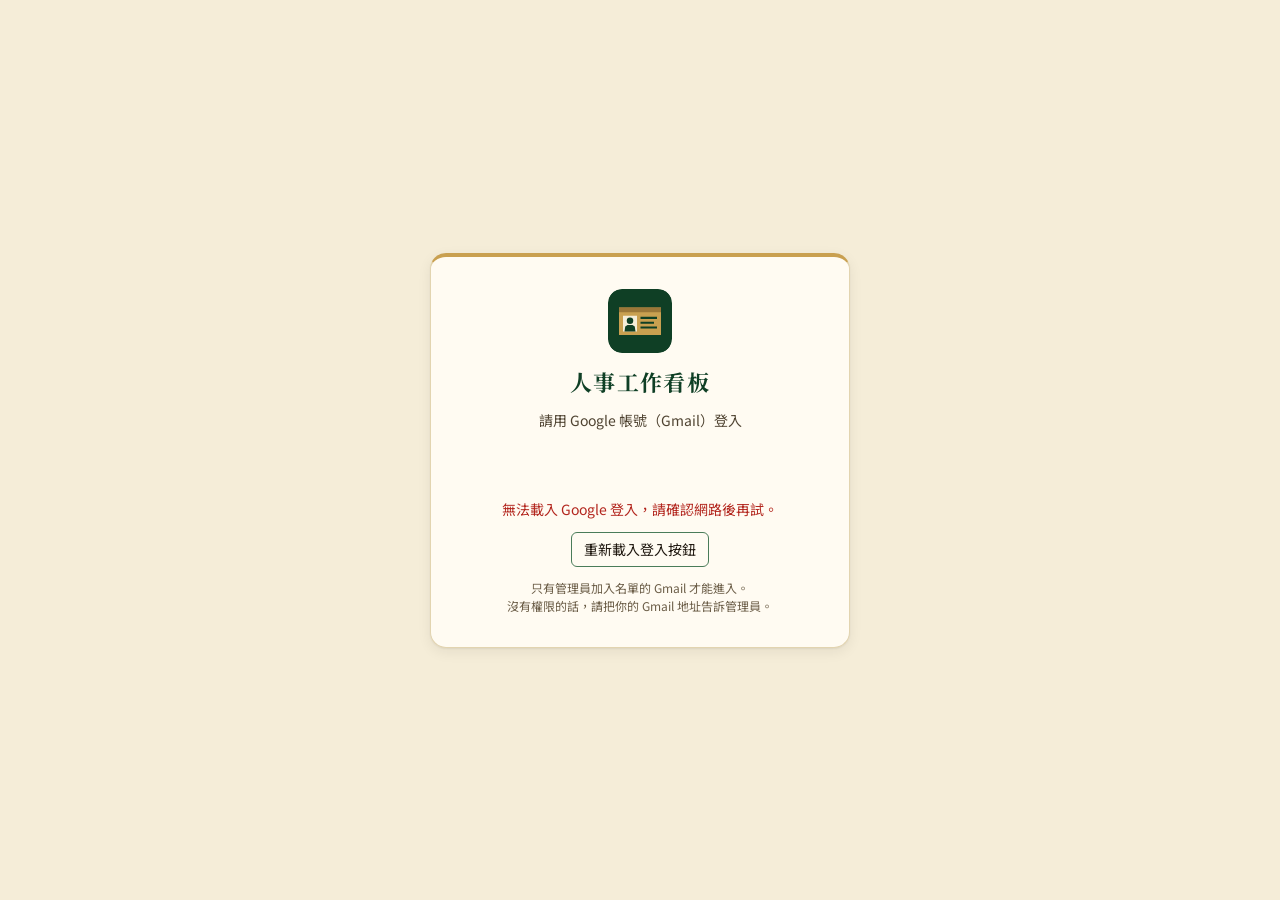
<file: index.html>
<!doctype html>
<html lang="zh-Hant">
<head>
<meta charset="utf-8">
<meta name="viewport" content="width=device-width,initial-scale=1,viewport-fit=cover">
<title>人事工作看板</title>
<meta name="description" content="起士公爵人事工作：面試資料與評語、錄取證件、APOLLO、勞健保加保，以及每日、每週、每月例行工作">
<meta name="theme-color" content="#0F3F25">
<meta name="application-name" content="人事看板">
<meta name="apple-mobile-web-app-capable" content="yes">
<meta name="mobile-web-app-capable" content="yes">
<meta name="apple-mobile-web-app-status-bar-style" content="default">
<meta name="apple-mobile-web-app-title" content="人事看板">
<link rel="manifest" href="manifest.webmanifest">
<link rel="icon" href="icons/icon.svg" type="image/svg+xml">
<link rel="apple-touch-icon" href="icons/icon-192.png">
<link rel="preconnect" href="https://fonts.googleapis.com">
<link rel="preconnect" href="https://fonts.gstatic.com" crossorigin>
<link rel="stylesheet" href="https://fonts.googleapis.com/css2?family=IBM+Plex+Mono:wght@500&family=Noto+Sans+TC:wght@400;500;700&family=Noto+Serif+TC:wght@600;700&display=swap">
<link rel="stylesheet" href="css/app.css">
<link rel="stylesheet" href="css/sched.css">
<script src="config.js"></script>
<script src="js/auth.js"></script>
<script src="js/cloud-store.js"></script>
<script src="js/sched-core.js" defer></script>
<script src="js/sched-board.js" defer></script>
<script src="js/hire-lists.js" defer></script>
<script src="js/app.js" defer></script>
</head>
<body>
<div class="app" id="app">
  <header class="top">
    <div class="wrap top-in">
      <div class="brand">
        <img class="mark" src="icons/icon.svg" alt="" width="34" height="34">
        <div class="brand-t"><b>人事工作看板</b><button type="button" id="sync" class="sync" title="立即同步"><i aria-hidden="true"></i><span>連線中…</span></button></div>
      </div>
      <nav class="views" id="views" aria-label="主要頁面"></nav>
    </div>
  </header>

  <main class="wrap" id="main">
    <div class="banner" id="banner" role="status" hidden></div>

    <div id="overview-view" hidden></div>

    <div id="pipeline-view" hidden>
      <div class="toolbar">
        <div class="month" role="group" aria-label="統計月份">
          <button class="btn icon" id="m-prev" type="button" aria-label="上個月">‹</button>
          <span class="m-label" id="m-label"></span>
          <button class="btn icon" id="m-next" type="button" aria-label="下個月">›</button>
        </div>
        <input class="inp" type="search" id="q" placeholder="搜尋姓名、職位、部門" aria-label="搜尋">
        <span class="sp"></span>
        <button class="btn" id="slot-btn" type="button">面試時段</button>
        <button class="btn" id="batch-btn" type="button" aria-pressed="false">批次整理</button>
      </div>
      <section class="stats" id="stats" aria-label="本月統計"></section>
      <nav class="tabs" id="tabs" role="tablist" aria-label="步驟"></nav>
      <section class="chat-panel" id="chat-panel" aria-label="104 聊聊" hidden></section>
      <div class="board-scroll"><div class="board" id="board"></div></div>
      <div class="batch-bar" id="batch-bar" role="region" aria-label="批次整理" hidden></div>
      <p class="foot-note" id="rc-note" hidden>「履歷篩選」是 hr@ 信箱收到的 104 應徵履歷（每 5 分鐘送進看板，依職缺條件自動評分）。邀約、不邀約、傳訊息、回覆 104 聊聊用卡片上的按鈕，由 104 小幫手在 104 送出；應徵者在看板的選時段頁面選好面試時間、填好基本資料後，會直接出現在「面試」。</p>
      <p class="foot-note" id="rn-note" hidden></p>
      <p class="foot-note" id="ins-note">勞保、就保須於員工到職當日申報加保（勞工保險條例第 11 條）；健保應於到職 3 日內申報。卡片上的到職日標示會依此提醒。</p>
    </div>

    <div id="cal-view" hidden></div>
    <div id="routine-view" hidden></div>
    <div id="manual-view" hidden></div>
    <div id="sched-view" hidden></div>
    <div id="users-view" hidden></div>
  </main>
  <footer class="wrap foot" id="foot"></footer>
</div>

<div class="drawer" id="drawer" hidden>
  <div class="scrim" data-close="1"></div>
  <div class="panel" role="dialog" aria-modal="true" aria-labelledby="d-title">
    <div class="p-head">
      <div class="p-title"><h2 id="d-title"></h2><span class="pill" id="d-pill"></span></div>
      <button class="btn icon" id="d-close" type="button" aria-label="關閉">✕</button>
    </div>
    <div class="p-body">
      <div id="d-form"></div>
      <div id="d-dyn"></div>
      <form class="sec" id="info-form" novalidate>
        <h3>基本資料</h3>
        <div class="grid2">
          <div class="f"><label for="f-name">姓名（必填）</label><input id="f-name" autocomplete="off" maxlength="40"></div>
          <div class="f"><label for="f-position">應徵職位</label><input id="f-position" autocomplete="off" maxlength="60"></div>
          <div class="f"><label for="f-dept">部門</label><input id="f-dept" autocomplete="off" maxlength="60"></div>
          <div class="f"><label for="f-phone">聯絡電話</label><input id="f-phone" type="tel" autocomplete="off" maxlength="30"></div>
          <div class="f"><label for="f-interview">面試日期</label><input id="f-interview" type="date"></div>
          <div class="f"><label for="f-ivtime">面試時間</label><input id="f-ivtime" type="time"></div>
          <div class="f"><label for="f-start">預計到職日</label><input id="f-start" type="date"></div>
          <div class="f full"><label for="f-note">備註</label><textarea id="f-note" rows="2" maxlength="1000"></textarea></div>
        </div>
        <div class="form-foot"><span class="save-state" id="save-state" aria-live="polite"></span><button class="btn primary" id="f-submit" type="submit">儲存</button></div>
      </form>
      <form class="sec" id="iv-form" novalidate hidden>
        <h3>面試紀錄 <span class="h-count" id="iv-meta"></span></h3>
        <div class="grid2">
          <div class="f"><label for="iv-interviewer">面試官</label><input id="iv-interviewer" autocomplete="off" maxlength="40"></div>
          <div class="f full"><span class="lbl" id="iv-rating-l">綜合評分</span>
            <div class="rating" role="radiogroup" aria-labelledby="iv-rating-l">
              <input type="radio" name="iv-rating" id="iv-r-a" value="A"><label for="iv-r-a">優秀</label>
              <input type="radio" name="iv-rating" id="iv-r-b" value="B"><label for="iv-r-b">良好</label>
              <input type="radio" name="iv-rating" id="iv-r-c" value="C"><label for="iv-r-c">尚可</label>
              <input type="radio" name="iv-rating" id="iv-r-d" value="D"><label for="iv-r-d">不適合</label>
            </div>
          </div>
          <div class="f full"><label for="iv-comment">面試評語</label><textarea id="iv-comment" rows="6" maxlength="4000" placeholder="工作經歷、專業能力、態度、可到職日、薪資期望…"></textarea></div>
        </div>
        <div class="form-foot"><span class="save-state" id="iv-state" aria-live="polite"></span><button class="btn primary" id="iv-submit" type="submit">儲存評語</button></div>
      </form>
      <section class="sec" id="d-job" aria-label="職缺條件" hidden></section>
      <div id="d-foot"></div>
    </div>
  </div>
</div>

<div class="modal" id="imp" hidden>
  <div class="scrim" data-imp-close="1"></div>
  <div class="m-panel" role="dialog" aria-modal="true" aria-labelledby="imp-title">
    <div class="p-head">
      <div class="p-title"><h2 id="imp-title">匯入人事資料表回覆</h2></div>
      <button class="btn icon" id="imp-close" type="button" aria-label="關閉">✕</button>
    </div>
    <div class="m-body">
      <p class="banner" id="imp-auto" style="margin:0" hidden></p>
      <ol class="imp-steps">
        <li>打開「起士公爵人事資料表」的回覆試算表（表單 → 回覆 → 在試算表中查看）。</li>
        <li>點試算表左上角全選、複製（Ctrl+C），貼到下面的框；也可以選擇下載的 CSV 檔，或表單「下載回覆」得到的 ZIP 檔。</li>
        <li>勾選要匯入的人，按「匯入」。已經在看板上的人會自動略過，可以重複匯入。</li>
      </ol>
      <div class="f"><label for="imp-paste">貼上回覆資料（包含第一列標題）</label><textarea id="imp-paste" rows="4" placeholder="在這裡貼上"></textarea></div>
      <div class="imp-row"><button class="btn sm" type="button" id="imp-file-btn">選擇 CSV／ZIP 檔</button><span class="muted" id="imp-file-name"></span></div>
      <p class="imp-msg" id="imp-msg" role="status"></p>
      <div id="imp-preview"></div>
    </div>
    <div class="m-foot"><button class="btn ghost" type="button" id="imp-cancel">取消</button><button class="btn primary" type="button" id="imp-go" disabled>匯入</button></div>
  </div>
</div>

<div class="modal" id="umodal" hidden>
  <div class="scrim" data-u-close="1"></div>
  <div class="m-panel narrow" role="dialog" aria-modal="true" aria-labelledby="u-title">
    <form id="u-form" novalidate>
      <div class="p-head">
        <div class="p-title"><h2 id="u-title">新增人員</h2></div>
        <button class="btn icon" type="button" data-u-close="1" aria-label="關閉">✕</button>
      </div>
      <div class="m-body">
        <div class="f"><label for="u-email">Gmail（必填）</label><input id="u-email" type="email" autocomplete="off" placeholder="name@gmail.com" maxlength="120"></div>
        <div class="f"><label for="u-name">姓名（顯示在更新紀錄）</label><input id="u-name" autocomplete="off" maxlength="30" placeholder="例如：王小明"></div>
        <div class="perm-list" id="u-perms"></div>
        <p class="note">都不勾＝只能查看（例行工作仍然可以打勾）。</p>
        <p class="imp-msg err" id="u-err" role="alert"></p>
      </div>
      <div class="m-foot"><button class="btn ghost" type="button" data-u-close="1">取消</button><button class="btn primary" type="submit" id="u-save">儲存</button></div>
    </form>
  </div>
</div>

<div class="modal" id="obm" hidden>
  <div class="scrim" data-ob-close="1"></div>
  <div class="m-panel" role="dialog" aria-modal="true" aria-labelledby="ob-title">
    <div class="p-head">
      <div class="p-title"><h2 id="ob-title">邀約面試</h2></div>
      <button class="btn icon" type="button" data-ob-close="1" aria-label="關閉">✕</button>
    </div>
    <div class="m-body" id="ob-body"></div>
  </div>
</div>

<div class="modal" id="slm" hidden>
  <div class="scrim" data-sl-close="1"></div>
  <div class="m-panel" role="dialog" aria-modal="true" aria-labelledby="sl-title">
    <div class="p-head">
      <div class="p-title"><h2 id="sl-title">面試時段</h2></div>
      <button class="btn icon" type="button" data-sl-close="1" aria-label="關閉">✕</button>
    </div>
    <div class="m-body" id="sl-body"></div>
  </div>
</div>

<div class="lightbox" id="lightbox" hidden>
  <button class="lb-close" id="lb-close" type="button" aria-label="關閉">✕</button>
  <img id="lb-img" alt="">
</div>
<div class="toast" id="toast" role="status" aria-live="polite" hidden></div>
<input class="vh" type="file" id="file-cam" accept="image/*" capture="environment" tabindex="-1" aria-hidden="true">
<input class="vh" type="file" id="file-pick" accept="image/*,application/pdf" multiple tabindex="-1" aria-hidden="true">
<input class="vh" type="file" id="imp-file" accept=".csv,.tsv,.txt,.zip,text/csv,application/zip" tabindex="-1" aria-hidden="true">
</body>
</html>
</file>
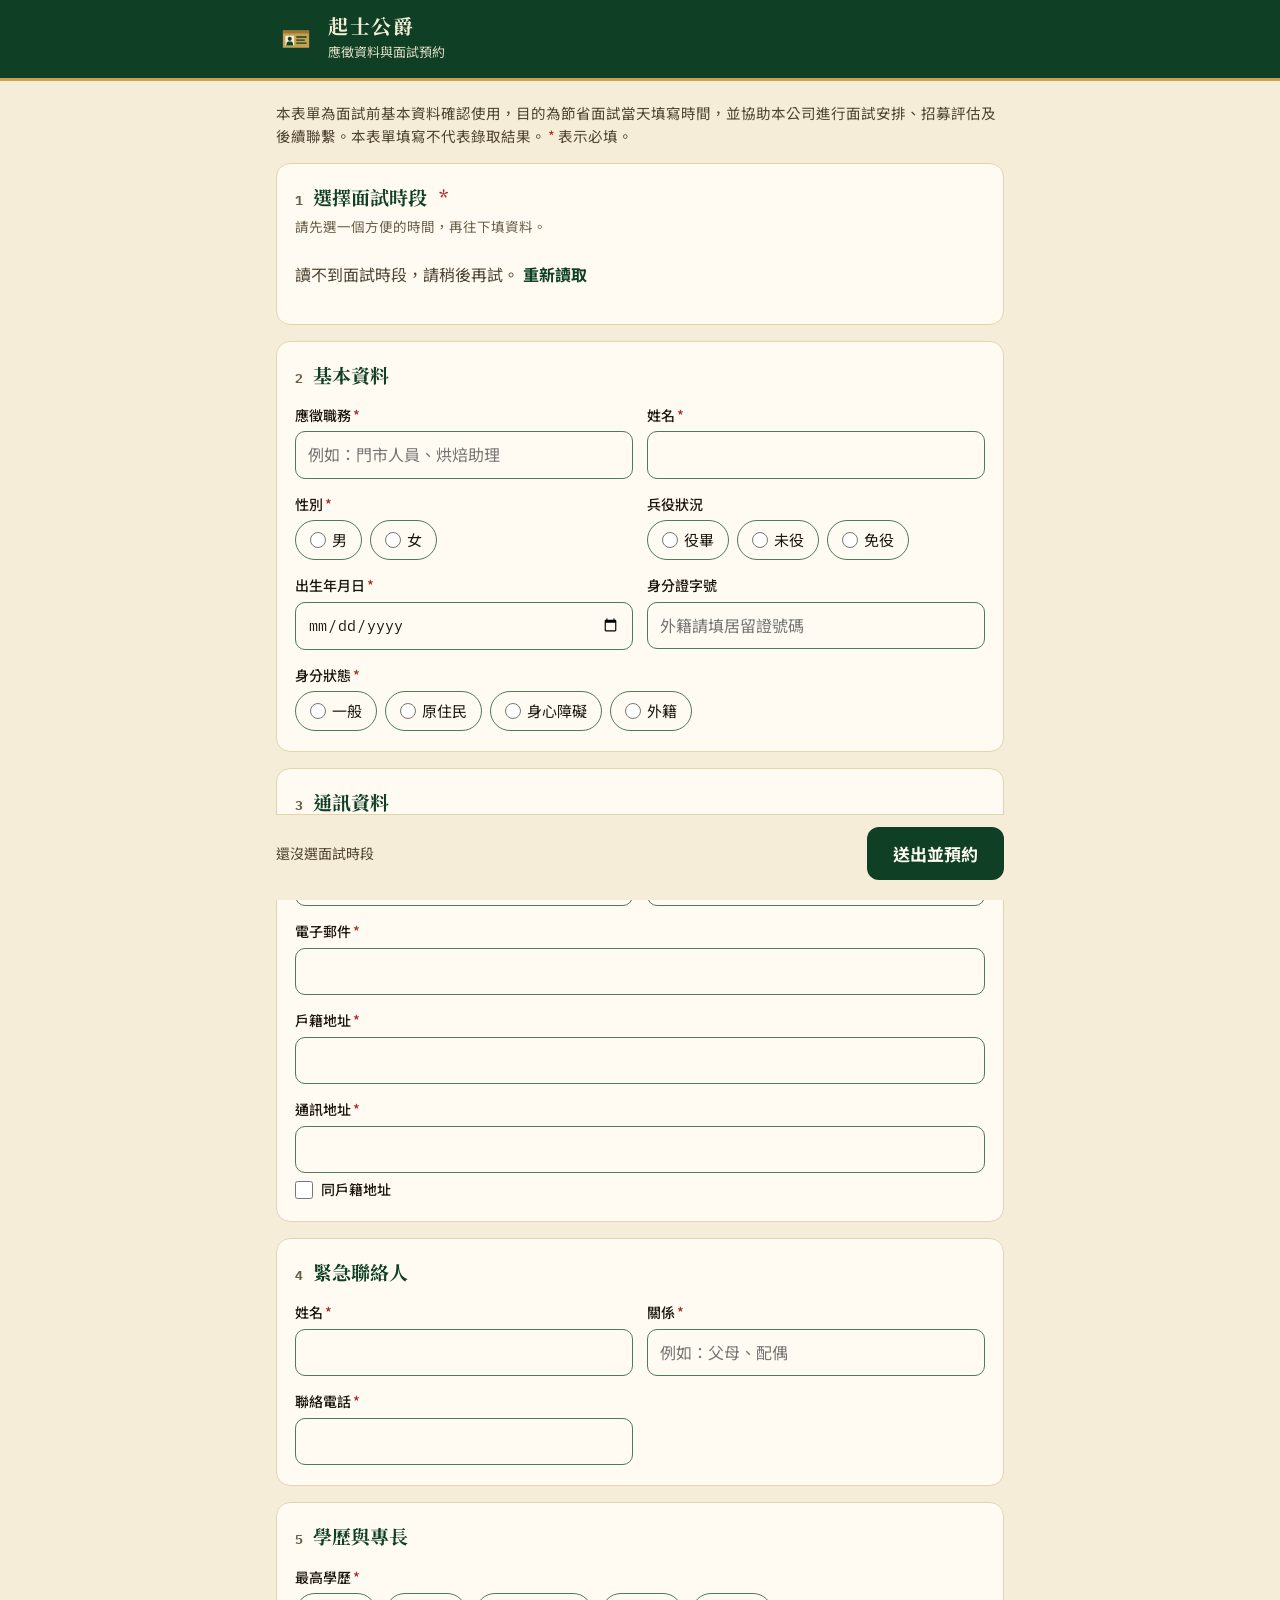
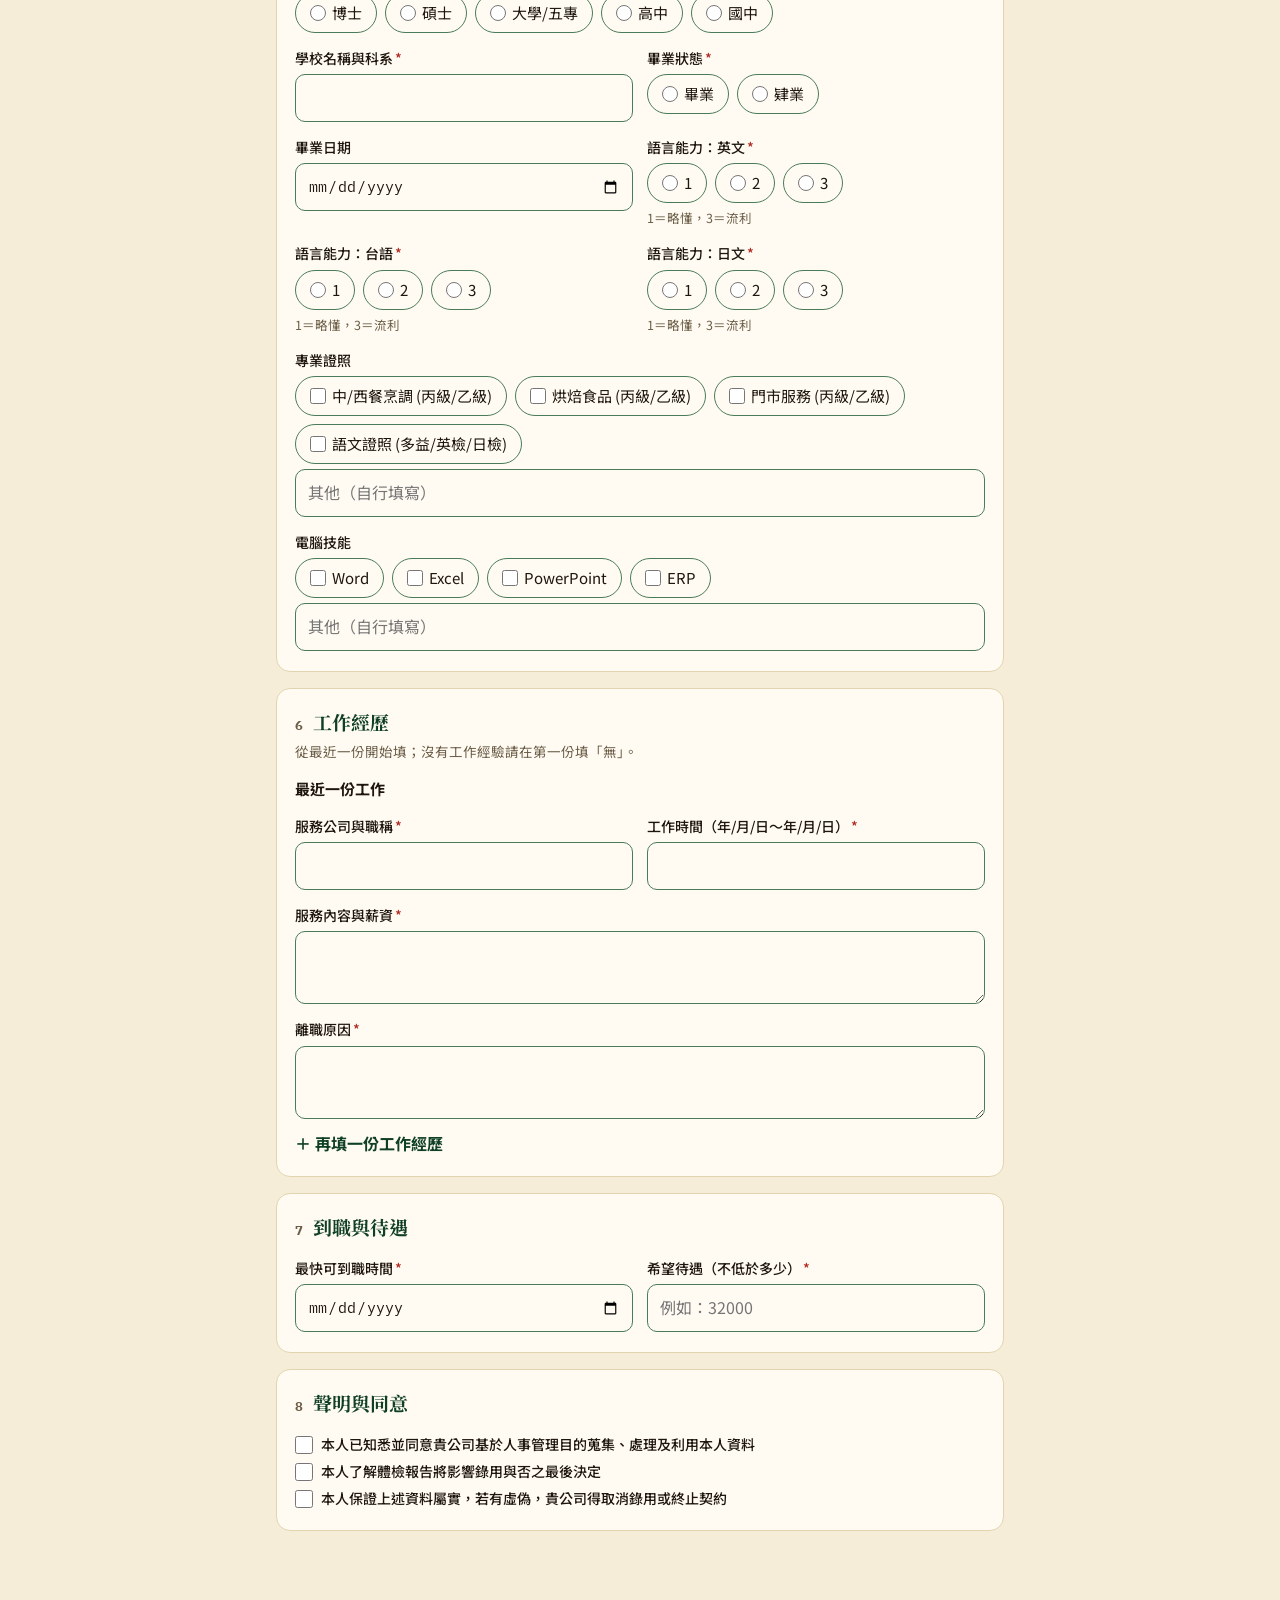
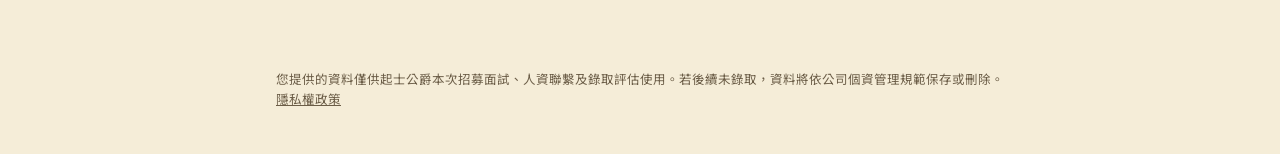
<file: apply.html>
<!doctype html>
<html lang="zh-Hant">
<head>
<meta charset="utf-8">
<meta name="viewport" content="width=device-width,initial-scale=1,viewport-fit=cover">
<title>起士公爵｜應徵資料與面試預約</title>
<meta name="description" content="起士公爵應徵資料表：先選面試時段，再填基本資料，面試當天不用再填寫。">
<meta name="theme-color" content="#0F3F25">
<link rel="icon" href="icons/icon.svg" type="image/svg+xml">
<link rel="apple-touch-icon" href="icons/icon-192.png">
<link rel="preconnect" href="https://fonts.googleapis.com">
<link rel="preconnect" href="https://fonts.gstatic.com" crossorigin>
<link rel="stylesheet" href="https://fonts.googleapis.com/css2?family=IBM+Plex+Mono:wght@500&family=Noto+Sans+TC:wght@400;500;700&family=Noto+Serif+TC:wght@600;700&display=swap">
<link rel="stylesheet" href="css/apply.css">
<script src="config.js"></script>
<script src="js/apply.js" defer></script>
</head>
<body>
<header class="ap-top">
  <div class="ap-wrap ap-top-in">
    <img src="icons/icon.svg" alt="" width="40" height="40">
    <div><b>起士公爵</b><span>應徵資料與面試預約</span></div>
  </div>
</header>
<main class="ap-wrap" id="ap">
  <p class="ap-loading">讀取可預約的面試時段…</p>
</main>
<footer class="ap-wrap ap-foot">
  <p>您提供的資料僅供起士公爵本次招募面試、人資聯繫及錄取評估使用。若後續未錄取，資料將依公司個資管理規範保存或刪除。<a href="privacy.html" target="_blank" rel="noopener">隱私權政策</a></p>
</footer>
</body>
</html>
</file>
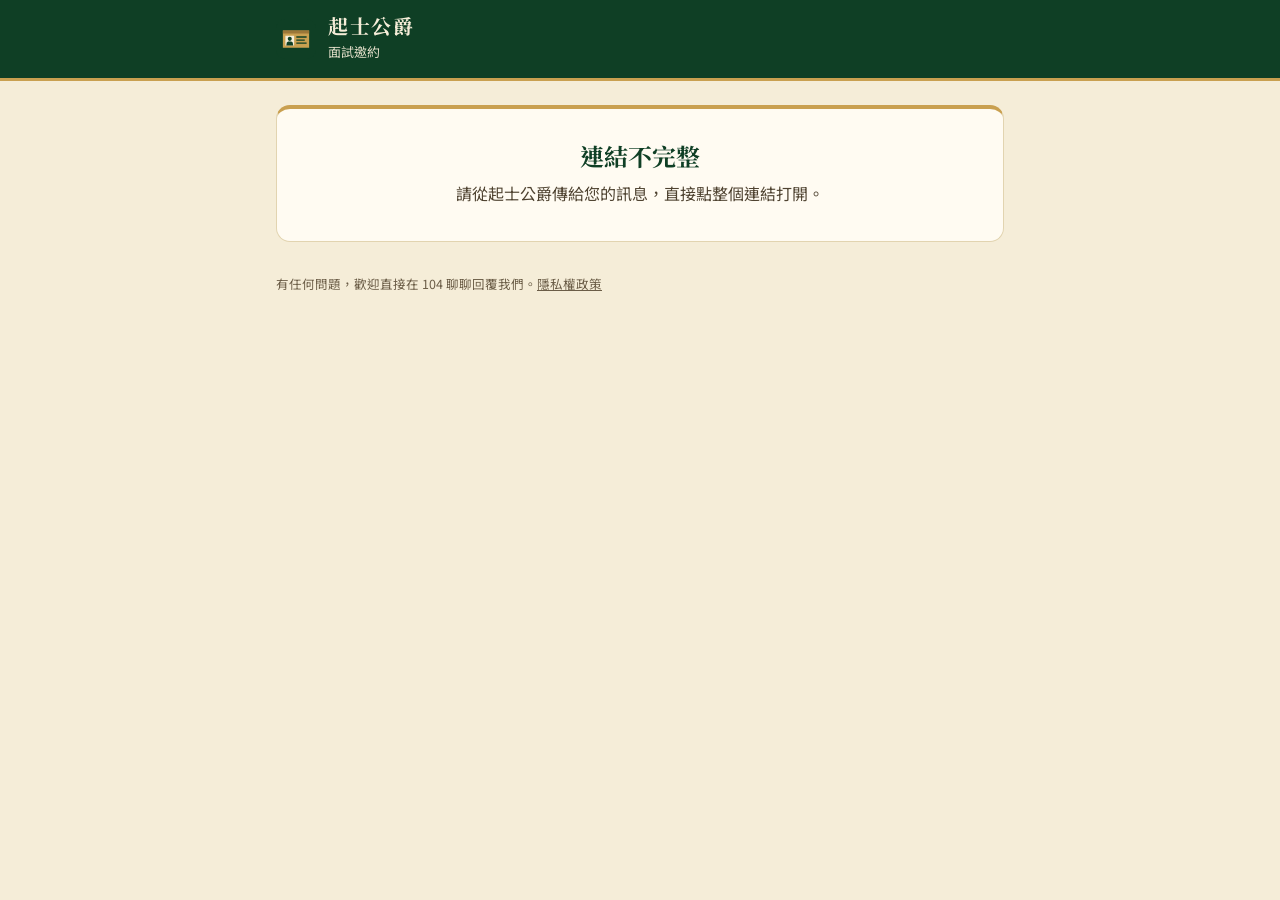
<file: invite.html>
<!doctype html>
<html lang="zh-Hant">
<head>
<meta charset="utf-8">
<meta name="viewport" content="width=device-width,initial-scale=1,viewport-fit=cover">
<title>起士公爵｜面試邀約</title>
<meta name="description" content="起士公爵面試邀約：選擇面試時段或回覆婉拒。">
<meta name="referrer" content="no-referrer">
<meta name="robots" content="noindex,nofollow">
<meta name="theme-color" content="#0F3F25">
<link rel="icon" href="icons/icon.svg" type="image/svg+xml">
<link rel="apple-touch-icon" href="icons/icon-192.png">
<link rel="preconnect" href="https://fonts.googleapis.com">
<link rel="preconnect" href="https://fonts.gstatic.com" crossorigin>
<link rel="stylesheet" href="https://fonts.googleapis.com/css2?family=IBM+Plex+Mono:wght@500&family=Noto+Sans+TC:wght@400;500;700&family=Noto+Serif+TC:wght@600;700&display=swap">
<link rel="stylesheet" href="css/apply.css">
<script src="config.js"></script>
<script src="js/invite.js" defer></script>
</head>
<body>
<header class="ap-top">
  <div class="ap-wrap ap-top-in">
    <img src="icons/icon.svg" alt="" width="40" height="40">
    <div><b>起士公爵</b><span>面試邀約</span></div>
  </div>
</header>
<main class="ap-wrap" id="iv">
  <p class="ap-loading">讀取中…</p>
</main>
<footer class="ap-wrap ap-foot">
  <p>有任何問題，歡迎直接在 104 聊聊回覆我們。<a href="privacy.html" target="_blank" rel="noopener">隱私權政策</a></p>
</footer>
</body>
</html>
</file>
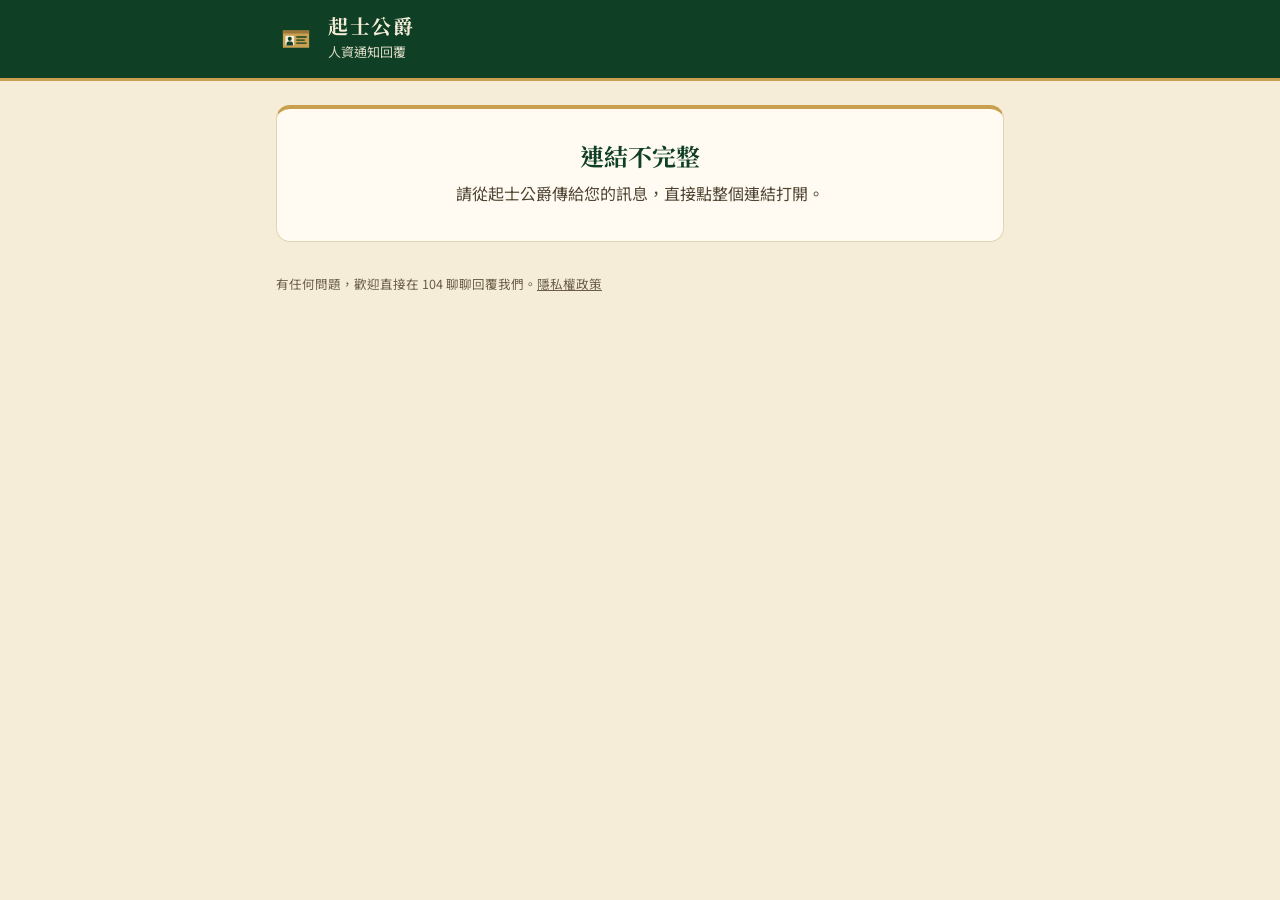
<file: ok.html>
<!doctype html>
<html lang="zh-Hant">
<head>
<meta charset="utf-8">
<meta name="viewport" content="width=device-width,initial-scale=1,viewport-fit=cover">
<title>起士公爵｜回覆</title>
<meta name="description" content="起士公爵面試提醒與報到確認。">
<meta name="referrer" content="no-referrer">
<meta name="robots" content="noindex,nofollow">
<meta name="theme-color" content="#0F3F25">
<link rel="icon" href="icons/icon.svg" type="image/svg+xml">
<link rel="apple-touch-icon" href="icons/icon-192.png">
<link rel="preconnect" href="https://fonts.googleapis.com">
<link rel="preconnect" href="https://fonts.gstatic.com" crossorigin>
<link rel="stylesheet" href="https://fonts.googleapis.com/css2?family=IBM+Plex+Mono:wght@500&family=Noto+Sans+TC:wght@400;500;700&family=Noto+Serif+TC:wght@600;700&display=swap">
<link rel="stylesheet" href="css/apply.css?v=36">
<script src="config.js"></script>
<script src="js/ok.js?v=36" defer></script>
</head>
<body>
<header class="ap-top">
  <div class="ap-wrap ap-top-in">
    <img src="icons/icon.svg" alt="" width="40" height="40">
    <div><b>起士公爵</b><span>人資通知回覆</span></div>
  </div>
</header>
<main class="ap-wrap" id="okp">
  <p class="ap-loading">讀取中…</p>
</main>
<footer class="ap-wrap ap-foot">
  <p>有任何問題，歡迎直接在 104 聊聊回覆我們。<a href="privacy.html" target="_blank" rel="noopener">隱私權政策</a></p>
</footer>
</body>
</html>
</file>
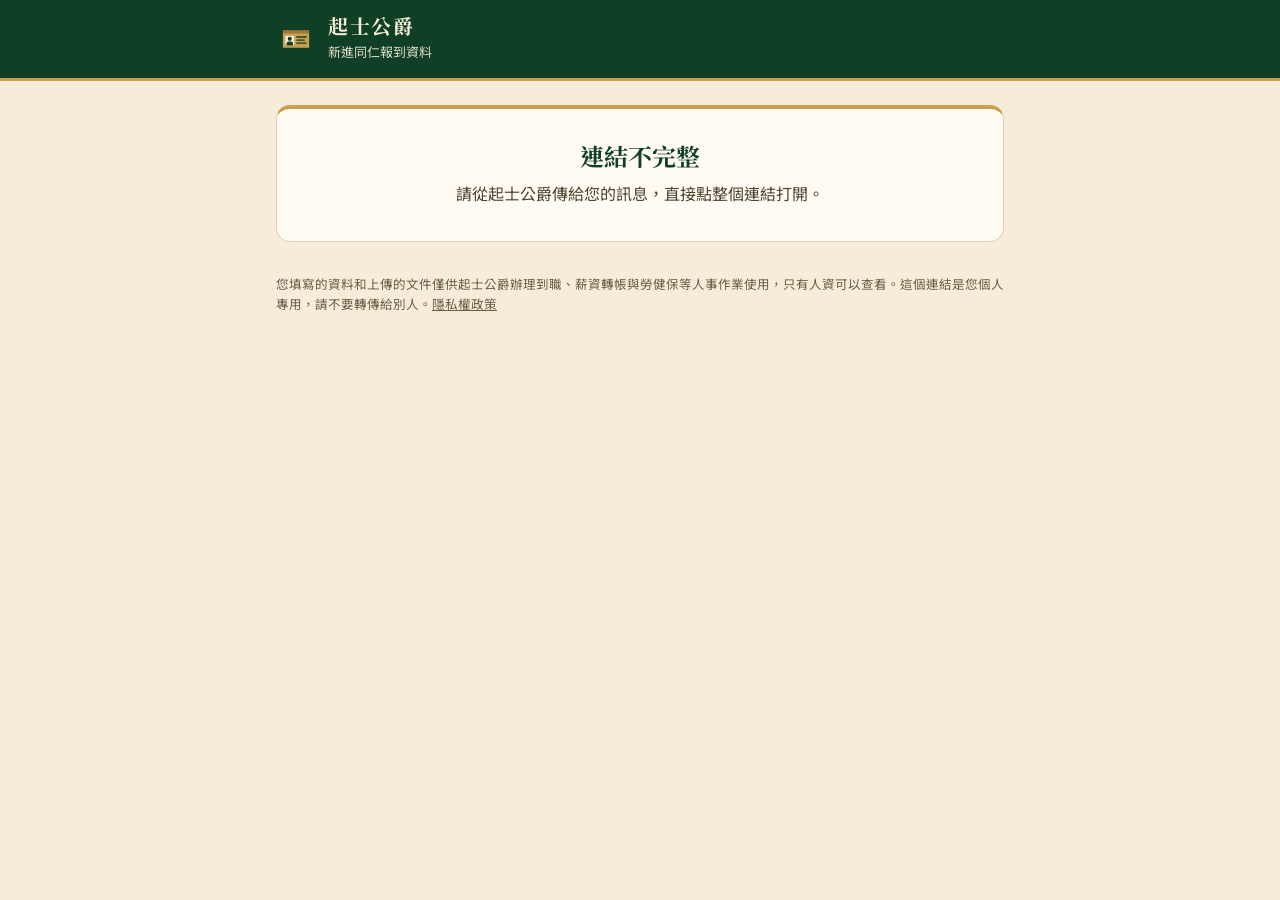
<file: onboard.html>
<!doctype html>
<html lang="zh-Hant">
<head>
<meta charset="utf-8">
<meta name="viewport" content="width=device-width,initial-scale=1,viewport-fit=cover">
<title>起士公爵｜報到資料</title>
<meta name="description" content="起士公爵新進同仁報到資訊與報到文件上傳。">
<meta name="referrer" content="no-referrer">
<meta name="robots" content="noindex,nofollow">
<meta name="theme-color" content="#0F3F25">
<link rel="icon" href="icons/icon.svg" type="image/svg+xml">
<link rel="apple-touch-icon" href="icons/icon-192.png">
<link rel="preconnect" href="https://fonts.googleapis.com">
<link rel="preconnect" href="https://fonts.gstatic.com" crossorigin>
<link rel="stylesheet" href="https://fonts.googleapis.com/css2?family=IBM+Plex+Mono:wght@500&family=Noto+Sans+TC:wght@400;500;700&family=Noto+Serif+TC:wght@600;700&display=swap">
<link rel="stylesheet" href="css/apply.css?v=48">
<script src="config.js"></script>
<script src="js/hire-lists.js?v=50"></script>
<script src="js/onboard.js?v=50" defer></script>
</head>
<body>
<header class="ap-top">
  <div class="ap-wrap ap-top-in">
    <img src="icons/icon.svg" alt="" width="40" height="40">
    <div><b>起士公爵</b><span>新進同仁報到資料</span></div>
  </div>
</header>
<main class="ap-wrap" id="ob">
  <p class="ap-loading">讀取報到資料…</p>
</main>
<input type="file" id="ob-file" accept="image/*,application/pdf" hidden>
<input type="file" id="ob-cam" accept="image/*" capture="environment" hidden>
<footer class="ap-wrap ap-foot">
  <p>您填寫的資料和上傳的文件僅供起士公爵辦理到職、薪資轉帳與勞健保等人事作業使用，只有人資可以查看。這個連結是您個人專用，請不要轉傳給別人。<a href="privacy.html" target="_blank" rel="noopener">隱私權政策</a></p>
</footer>
</body>
</html>
</file>
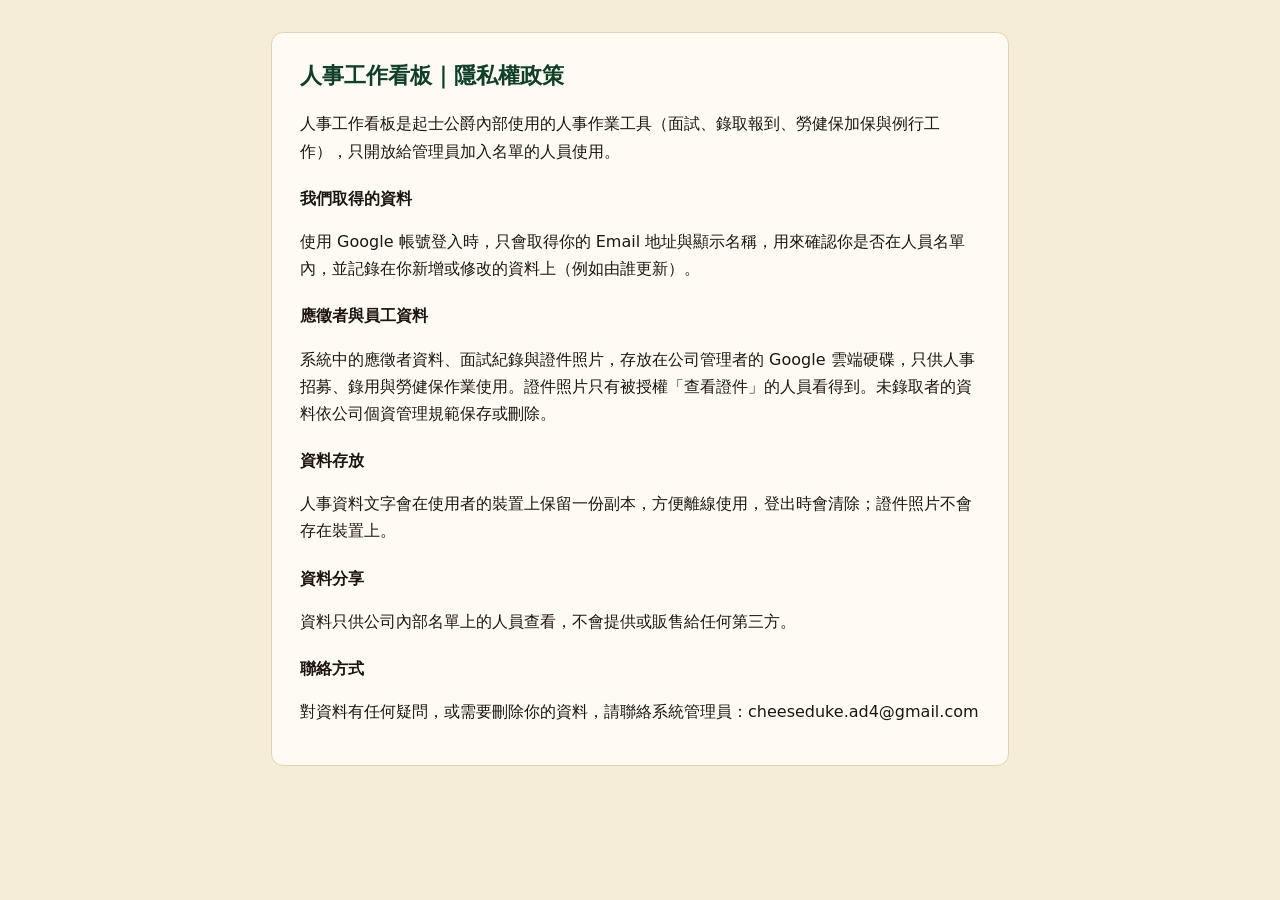
<file: privacy.html>
<!doctype html>
<html lang="zh-Hant">
<head>
<meta charset="utf-8">
<meta name="viewport" content="width=device-width,initial-scale=1">
<title>隱私權政策｜人事工作看板</title>
<style>body{margin:0;padding:32px 16px;font-family:"Noto Sans TC","Microsoft JhengHei","PingFang TC",system-ui,sans-serif;line-height:1.7;color:#1E160E;background:#F5EDD8}main{max-width:680px;margin:0 auto;background:#FFFBF2;border:1px solid #E2D4B0;border-radius:12px;padding:24px 28px}h1{font-size:22px;margin:0 0 12px;color:#0F3F25;font-family:"Noto Serif TC","Noto Sans TC",serif}h2{font-size:16px;margin:20px 0 6px}</style>
</head>
<body>
<main>
<h1>人事工作看板｜隱私權政策</h1>
<p>人事工作看板是起士公爵內部使用的人事作業工具（面試、錄取報到、勞健保加保與例行工作），只開放給管理員加入名單的人員使用。</p>
<h2>我們取得的資料</h2>
<p>使用 Google 帳號登入時，只會取得你的 Email 地址與顯示名稱，用來確認你是否在人員名單內，並記錄在你新增或修改的資料上（例如由誰更新）。</p>
<h2>應徵者與員工資料</h2>
<p>系統中的應徵者資料、面試紀錄與證件照片，存放在公司管理者的 Google 雲端硬碟，只供人事招募、錄用與勞健保作業使用。證件照片只有被授權「查看證件」的人員看得到。未錄取者的資料依公司個資管理規範保存或刪除。</p>
<h2>資料存放</h2>
<p>人事資料文字會在使用者的裝置上保留一份副本，方便離線使用，登出時會清除；證件照片不會存在裝置上。</p>
<h2>資料分享</h2>
<p>資料只供公司內部名單上的人員查看，不會提供或販售給任何第三方。</p>
<h2>聯絡方式</h2>
<p>對資料有任何疑問，或需要刪除你的資料，請聯絡系統管理員：cheeseduke.ad4@gmail.com</p>
</main>
</body>
</html>
</file>
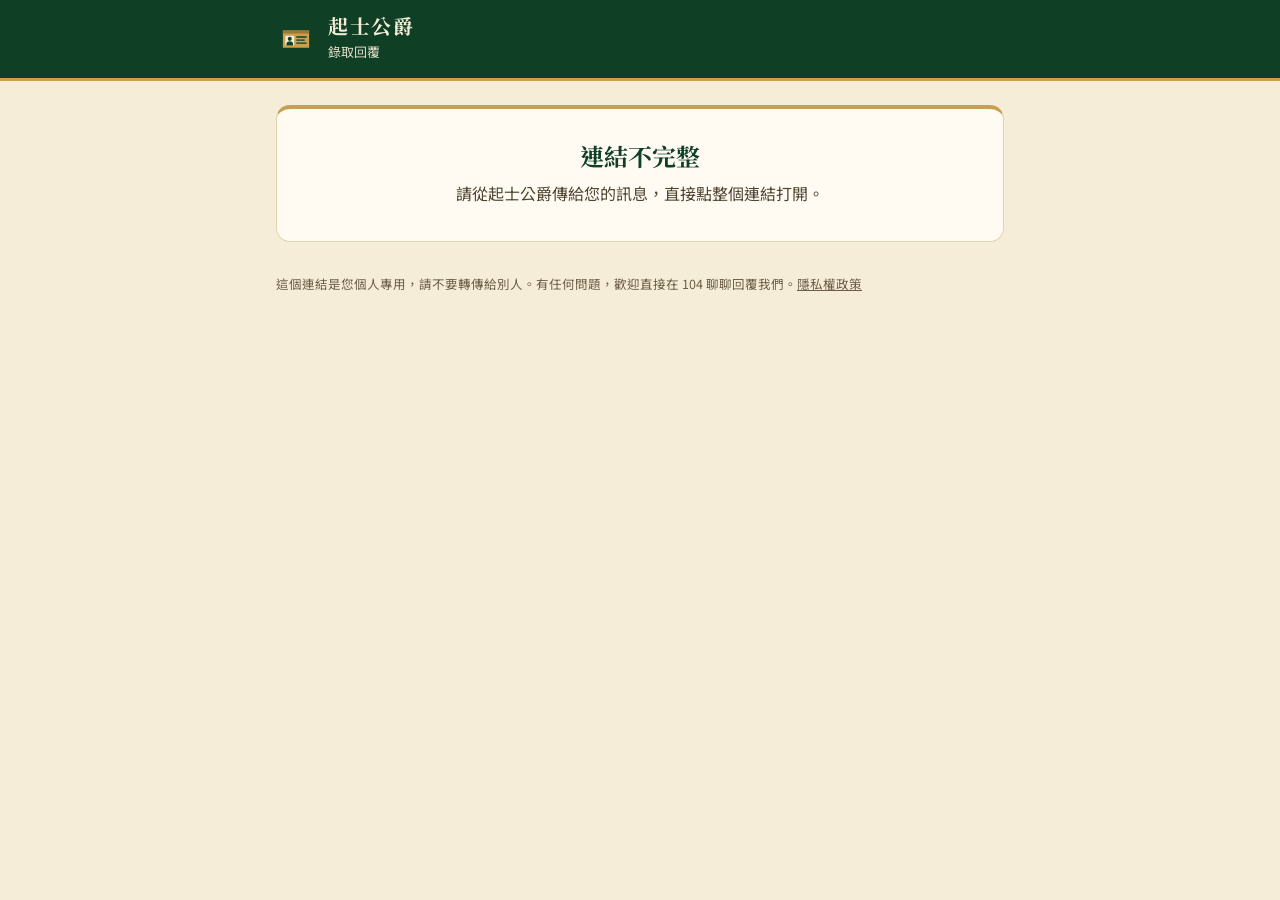
<file: reply.html>
<!doctype html>
<html lang="zh-Hant">
<head>
<meta charset="utf-8">
<meta name="viewport" content="width=device-width,initial-scale=1,viewport-fit=cover">
<title>起士公爵｜錄取回覆</title>
<meta name="description" content="起士公爵錄取通知回覆：接受錄取或婉拒。">
<meta name="referrer" content="no-referrer">
<meta name="robots" content="noindex,nofollow">
<meta name="theme-color" content="#0F3F25">
<link rel="icon" href="icons/icon.svg" type="image/svg+xml">
<link rel="apple-touch-icon" href="icons/icon-192.png">
<link rel="preconnect" href="https://fonts.googleapis.com">
<link rel="preconnect" href="https://fonts.gstatic.com" crossorigin>
<link rel="stylesheet" href="https://fonts.googleapis.com/css2?family=IBM+Plex+Mono:wght@500&family=Noto+Sans+TC:wght@400;500;700&family=Noto+Serif+TC:wght@600;700&display=swap">
<link rel="stylesheet" href="css/apply.css">
<script src="config.js"></script>
<script src="js/reply.js" defer></script>
</head>
<body>
<header class="ap-top">
  <div class="ap-wrap ap-top-in">
    <img src="icons/icon.svg" alt="" width="40" height="40">
    <div><b>起士公爵</b><span>錄取回覆</span></div>
  </div>
</header>
<main class="ap-wrap" id="rp">
  <p class="ap-loading">讀取中…</p>
</main>
<footer class="ap-wrap ap-foot">
  <p>這個連結是您個人專用，請不要轉傳給別人。有任何問題，歡迎直接在 104 聊聊回覆我們。<a href="privacy.html" target="_blank" rel="noopener">隱私權政策</a></p>
</footer>
</body>
</html>
</file>
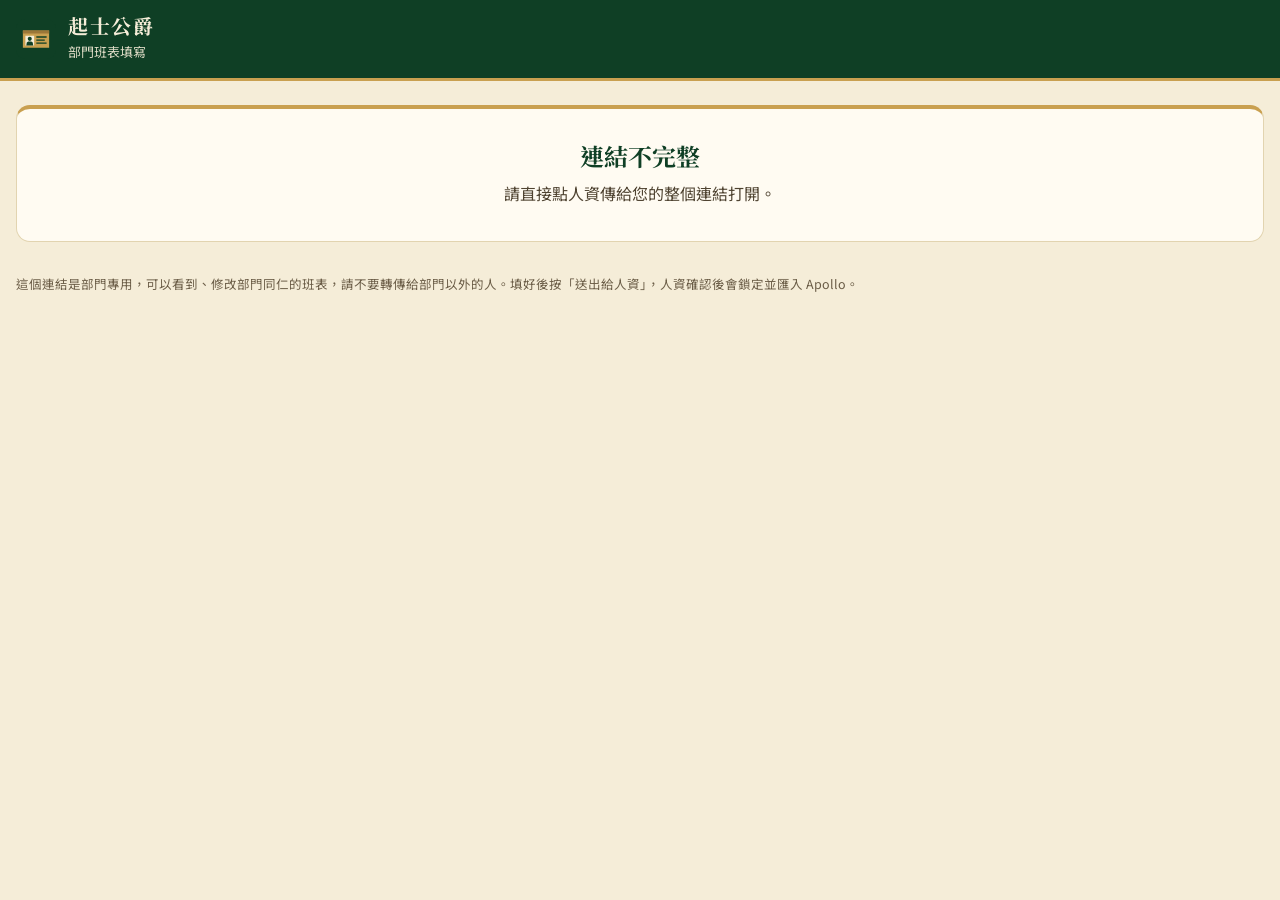
<file: sched.html>
<!doctype html>
<html lang="zh-Hant">
<head>
<meta charset="utf-8">
<meta name="viewport" content="width=device-width,initial-scale=1,viewport-fit=cover">
<title>起士公爵｜部門班表</title>
<meta name="description" content="起士公爵各部門填寫每月班表。">
<meta name="referrer" content="no-referrer">
<meta name="robots" content="noindex,nofollow">
<meta name="theme-color" content="#0F3F25">
<link rel="icon" href="icons/icon.svg" type="image/svg+xml">
<link rel="apple-touch-icon" href="icons/icon-192.png">
<link rel="preconnect" href="https://fonts.googleapis.com">
<link rel="preconnect" href="https://fonts.gstatic.com" crossorigin>
<link rel="stylesheet" href="https://fonts.googleapis.com/css2?family=IBM+Plex+Mono:wght@500&family=Noto+Sans+TC:wght@400;500;700&family=Noto+Serif+TC:wght@600;700&display=swap">
<link rel="stylesheet" href="css/apply.css">
<link rel="stylesheet" href="css/sched.css?v=3">
<script src="config.js"></script>
<script src="js/sched-core.js?v=3" defer></script>
<script src="js/sched-page.js?v=3" defer></script>
</head>
<body class="sp">
<header class="ap-top">
  <div class="ap-wrap sp-wide ap-top-in">
    <img src="icons/icon.svg" alt="" width="40" height="40">
    <div><b>起士公爵</b><span>部門班表填寫</span></div>
  </div>
</header>
<main class="ap-wrap sp-wide" id="sp">
  <p class="ap-loading">讀取班表…</p>
</main>
<footer class="ap-wrap sp-wide ap-foot">
  <p>這個連結是部門專用，可以看到、修改部門同仁的班表，請不要轉傳給部門以外的人。填好後按「送出給人資」，人資確認後會鎖定並匯入 Apollo。</p>
</footer>
<div class="sp-toast" id="sp-toast" role="status" hidden></div>
</body>
</html>
</file>
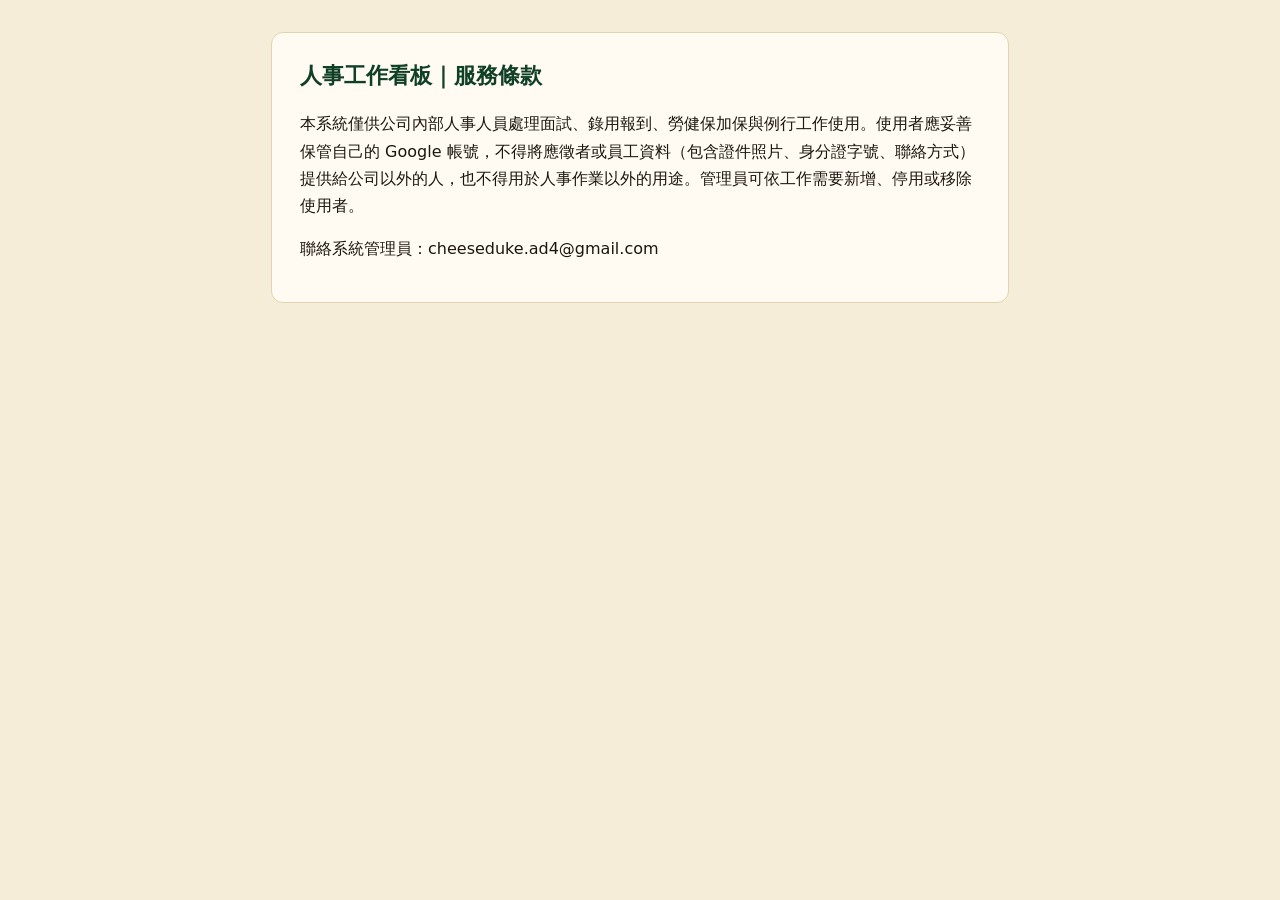
<file: terms.html>
<!doctype html>
<html lang="zh-Hant">
<head>
<meta charset="utf-8">
<meta name="viewport" content="width=device-width,initial-scale=1">
<title>服務條款｜人事工作看板</title>
<style>body{margin:0;padding:32px 16px;font-family:"Noto Sans TC","Microsoft JhengHei","PingFang TC",system-ui,sans-serif;line-height:1.7;color:#1E160E;background:#F5EDD8}main{max-width:680px;margin:0 auto;background:#FFFBF2;border:1px solid #E2D4B0;border-radius:12px;padding:24px 28px}h1{font-size:22px;margin:0 0 12px;color:#0F3F25;font-family:"Noto Serif TC","Noto Sans TC",serif}</style>
</head>
<body>
<main>
<h1>人事工作看板｜服務條款</h1>
<p>本系統僅供公司內部人事人員處理面試、錄用報到、勞健保加保與例行工作使用。使用者應妥善保管自己的 Google 帳號，不得將應徵者或員工資料（包含證件照片、身分證字號、聯絡方式）提供給公司以外的人，也不得用於人事作業以外的用途。管理員可依工作需要新增、停用或移除使用者。</p>
<p>聯絡系統管理員：cheeseduke.ad4@gmail.com</p>
</main>
</body>
</html>
</file>
<file: css/app.css>
/* 人事工作看板｜樣式（顏色都用 :root 的變數，深色模式在下面重新定義）
   依《起士公爵品牌規範速查》：主色公爵綠、輔色公爵金、米金背景、暖墨黑文字；標題 Noto Serif TC、內文 Noto Sans TC。
   狀態色（警示、錯誤、完成）沿用倉儲 IT 整合中心等 App 已在用的同一組，品牌規範尚未定義。
   Layout: green brand band with view tabs; one view at a time below; detail drawer from the right. */
:root{
  --cd-green:#0F3F25; --cd-gold:#C9A050; --cd-green-dark:#132D1C; --cd-green-mid:#4A7C59;
  --cd-gold-deep:#9B7738; --cd-gold-light:#E8C97A; --cd-bg:#F5EDD8; --cd-text:#1E160E;
  --bg:var(--cd-bg); --surface:#FFFBF2; --col:#EFE4CB; --line:#E2D4B0; --line-2:#C9B78C;
  --ink:var(--cd-text); --ink-2:#4F4331; --ink-3:#6B5D47;
  --accent:var(--cd-green); --accent-hover:var(--cd-green-dark); --accent-ink:#FFFBF2; --accent-soft:#E3ECE2;
  --band:var(--cd-green); --band-ink:var(--cd-bg); --band-accent:var(--cd-gold);
  --control:var(--cd-green-mid);
  --warn:#9A520B; --warn-soft:#F9E7CF;
  --danger:#B3261E; --danger-ink:#FFFBF2; --danger-soft:#F8DEDA;
  --ok:#2E7D4A; --ok-soft:#DDEEDF;
  --stamp:#B3261E;
  --shadow:0 1px 2px rgba(30,22,14,.06),0 4px 14px rgba(30,22,14,.07);
  --scrim:rgba(19,45,28,.45); --lb:rgba(8,14,10,.92); --lb-ink:#F5EDD8;
  --font:"Noto Sans TC","PingFang TC","Microsoft JhengHei",system-ui,sans-serif;
  --head:"Noto Serif TC","Noto Sans TC","PMingLiU",serif;
  --mono:"IBM Plex Mono",ui-monospace,Consolas,monospace;
}
@media (prefers-color-scheme: dark){
  :root:not([data-theme="light"]){
    --bg:#0D2016; --surface:var(--cd-green-dark); --col:#102619; --line:#2A4B35; --line-2:#3E6249;
    --ink:var(--cd-bg); --ink-2:#D3C7A8; --ink-3:#BFB293;
    --accent:var(--cd-gold); --accent-hover:var(--cd-gold-light); --accent-ink:var(--cd-green-dark); --accent-soft:#3A3220;
    --band:#0A1A11; --band-ink:var(--cd-bg); --band-accent:var(--cd-gold);
    --control:#6FA07D;
    --warn:#F0A848; --warn-soft:#3B2A12;
    --danger:#F07A6E; --danger-ink:#2A0C06; --danger-soft:#3E1B18;
    --ok:#6CC28A; --ok-soft:#16331F;
    --stamp:#F07A6E;
    --shadow:0 1px 2px rgba(0,0,0,.35);
    --scrim:rgba(0,0,0,.6);
    color-scheme:dark;
  }
}
:root[data-theme="dark"]{
  --bg:#0D2016; --surface:var(--cd-green-dark); --col:#102619; --line:#2A4B35; --line-2:#3E6249;
  --ink:var(--cd-bg); --ink-2:#D3C7A8; --ink-3:#BFB293;
  --accent:var(--cd-gold); --accent-hover:var(--cd-gold-light); --accent-ink:var(--cd-green-dark); --accent-soft:#3A3220;
  --band:#0A1A11; --band-ink:var(--cd-bg); --band-accent:var(--cd-gold);
  --control:#6FA07D;
  --warn:#F0A848; --warn-soft:#3B2A12;
  --danger:#F07A6E; --danger-ink:#2A0C06; --danger-soft:#3E1B18;
  --ok:#6CC28A; --ok-soft:#16331F;
  --stamp:#F07A6E;
  --shadow:0 1px 2px rgba(0,0,0,.35);
  --scrim:rgba(0,0,0,.6);
  color-scheme:dark;
}
*,*::before,*::after{box-sizing:border-box}
html{padding-top:env(safe-area-inset-top,0px);padding-bottom:env(safe-area-inset-bottom,0px)}
html,body{background:var(--bg);color:var(--ink)}
html.lock{overflow:hidden}
body{margin:0;font-family:var(--font);font-size:14px;line-height:1.5;-webkit-font-smoothing:antialiased}
body::before{content:"";position:fixed;inset:0 0 auto;height:env(safe-area-inset-top,0px);z-index:30;background:var(--band)}
button,input,textarea,select{font:inherit;color:inherit}
h1,h2,h3{text-wrap:balance}
:focus-visible{outline:2px solid var(--accent);outline-offset:2px}
[hidden]{display:none!important}
img{max-width:100%}
.wrap{max-width:1500px;margin:0 auto;padding-left:max(16px,env(safe-area-inset-left,0px));padding-right:max(16px,env(safe-area-inset-right,0px))}
.vh{position:absolute;width:1px;height:1px;opacity:0;pointer-events:none;overflow:hidden}
.muted{color:var(--ink-3);font-size:12px}
.sp{flex:1}

/* header: green brand band */
.top{position:sticky;top:env(safe-area-inset-top,0px);z-index:20;background:var(--band);color:var(--band-ink)}
.top-in{display:flex;flex-wrap:wrap;gap:6px 24px;align-items:flex-end;justify-content:space-between;padding-block:10px 0}
.brand{display:flex;align-items:center;gap:10px;padding-bottom:10px;min-width:0}
.brand .mark{border-radius:8px;flex:none}
.brand-t{display:flex;flex-direction:column;align-items:flex-start;gap:2px}
.brand b{font-family:var(--head);font-size:18px;letter-spacing:.06em;line-height:1.2}
.sync{display:inline-flex;align-items:center;gap:6px;font-size:11px;font-weight:700;padding:1px 9px 1px 7px;border-radius:20px;border:0;background:rgba(245,237,216,.14);color:var(--band-ink);white-space:nowrap;cursor:pointer}
.sync i{width:7px;height:7px;border-radius:50%;background:currentColor;display:inline-block}
.sync.ok i{background:#7FD39B} .sync.warn i{background:var(--cd-gold-light)} .sync.bad i{background:#FF9A8F}
.sync.busy i{background:var(--cd-gold);animation:pulse 1.2s ease-in-out infinite}
@keyframes pulse{50%{opacity:.3}}
.views{display:flex;gap:4px;overflow-x:auto;scrollbar-width:none;max-width:100%}
.view-btn{all:unset;box-sizing:border-box;cursor:pointer;padding:9px 12px 11px;font-weight:500;color:var(--band-ink);border-bottom:3px solid transparent;display:inline-flex;gap:8px;align-items:baseline;white-space:nowrap;border-radius:6px 6px 0 0}
.view-btn:hover{background:rgba(245,237,216,.08)}
.view-btn[aria-selected="true"]{border-bottom-color:var(--band-accent);font-weight:700}
.view-btn:focus-visible{outline:2px solid var(--cd-gold-light);outline-offset:-2px}
.view-btn .badge{font-family:var(--mono);font-size:11.5px;font-weight:500;color:var(--cd-gold-light)}

/* controls */
.inp{height:36px;border:1px solid var(--control);border-radius:8px;background:var(--surface);padding:0 10px;min-width:0}
.inp::placeholder{color:var(--ink-3)}
.btn{height:36px;padding:0 14px;border-radius:8px;border:1px solid var(--control);background:var(--surface);cursor:pointer;font-weight:500;display:inline-flex;align-items:center;justify-content:center;gap:6px;white-space:nowrap;transition:background-color .12s,border-color .12s}
.btn:hover{background:var(--col)}
.btn:disabled{opacity:.45;cursor:not-allowed}
.btn.primary{background:var(--accent);border-color:var(--accent);color:var(--accent-ink)}
.btn.primary:hover:not(:disabled){background:var(--accent-hover);border-color:var(--accent-hover)}
.btn.sm{height:28px;padding:0 10px;font-size:12.5px;border-radius:6px}
.btn.ghost{background:transparent;border-color:transparent;color:var(--ink-2)}
.btn.ghost:hover{background:var(--col)}
.btn.icon{width:30px;height:30px;padding:0;border:0;background:transparent;font-size:16px;color:var(--ink-2)}
.btn.icon:hover{background:var(--col)}
.btn.danger{color:var(--danger)}
.btn.danger-solid{background:var(--danger);border-color:var(--danger);color:var(--danger-ink)}
.link{all:unset;cursor:pointer;color:var(--accent);font-weight:500}
.link:hover{text-decoration:underline}
.link:focus-visible{outline:2px solid var(--accent);outline-offset:2px}

.banner{margin-top:12px;background:var(--warn-soft);color:var(--warn);border-radius:10px;padding:10px 14px;font-size:13px}
.toolbar{display:flex;flex-wrap:wrap;gap:8px;align-items:center;margin-top:14px}
.month{display:flex;align-items:center;gap:2px;border:1px solid var(--control);border-radius:8px;background:var(--surface);height:36px;padding:0 2px}
.month .m-label{font-family:var(--mono);font-variant-numeric:tabular-nums;font-size:13px;padding:0 6px;min-width:7.5em;text-align:center}
#q{width:200px}

/* stats */
.stats{display:flex;flex-wrap:wrap;gap:1px;background:var(--line);border:1px solid var(--line);border-radius:12px;overflow:hidden;margin-block:14px}
.stat{flex:1 1 150px;background:var(--surface);padding:11px 16px 12px;min-width:0}
.stat .k{font-size:12px;color:var(--ink-2);letter-spacing:.06em}
.stat .v{font-family:var(--mono);font-size:26px;font-weight:500;font-variant-numeric:tabular-nums;line-height:1.25;margin-top:2px;color:var(--accent)}
.stat .s{font-size:12px;color:var(--ink-3)}
.stat.alert .v,.stat.alert .s{color:var(--danger)}

/* tabs (phone only) */
.tabs{display:none;gap:6px;overflow-x:auto;padding-bottom:10px;scrollbar-width:none}
.tab{flex:none;height:32px;padding:0 12px;border-radius:999px;border:1px solid var(--control);background:var(--surface);cursor:pointer;display:inline-flex;align-items:center;gap:6px;font-size:13px;font-weight:500}
.tab span{font-family:var(--mono);font-size:12px;color:var(--ink-3)}
.tab[aria-selected="true"]{background:var(--accent);border-color:var(--accent);color:var(--accent-ink)}
.tab[aria-selected="true"] span{color:inherit;opacity:.8}

/* board */
.board-scroll{overflow-x:auto;padding-bottom:8px}
.board{display:grid;grid-template-columns:repeat(var(--cols,6),minmax(0,1fr));gap:10px;align-items:start}
.col{background:var(--col);border-radius:12px;padding:10px;display:flex;flex-direction:column;gap:8px;min-width:0;min-height:220px}
.col-h{display:flex;align-items:center;gap:8px;padding:2px 4px 0}
.col-n{width:20px;height:20px;flex:none;border-radius:50%;border:1.5px solid var(--accent);color:var(--accent);font-family:var(--mono);font-size:11px;display:grid;place-items:center;line-height:1}
.col-n.fin{background:var(--accent);color:var(--accent-ink)}
.col-t{font-family:var(--head);font-size:15px;font-weight:700;margin:0;letter-spacing:.02em}
.col-c{margin-left:auto;font-family:var(--mono);font-size:13px;color:var(--ink-2);font-variant-numeric:tabular-nums}
.col-hint{margin:-4px 0 0;padding:0 4px 0 32px;font-size:12px;color:var(--ink-3)}
.col-body{display:flex;flex-direction:column;gap:8px}
.col-empty{border:1px dashed var(--line-2);border-radius:10px;padding:16px 10px;color:var(--ink-3);font-size:12.5px;text-align:center}
.card{position:relative;background:var(--surface);border:1px solid var(--line);border-radius:10px;padding:10px 12px;display:flex;flex-direction:column;gap:8px;box-shadow:var(--shadow);min-width:0}
.card-open{all:unset;cursor:pointer;display:flex;flex-direction:column;gap:1px;min-width:0;border-radius:4px}
.card-open:focus-visible{outline:2px solid var(--accent);outline-offset:3px}
.card-open:hover .c-name{color:var(--accent)}
.c-name{font-weight:700;font-size:15px;overflow-wrap:anywhere}
.c-role{font-size:12.5px;color:var(--ink-2);overflow-wrap:anywhere}
.card.is-done .card-open{padding-right:52px}
.chips{display:flex;flex-wrap:wrap;gap:4px}
.chip{font-size:11.5px;line-height:1;padding:5px 7px;border-radius:999px;background:var(--col);color:var(--ink-2);font-variant-numeric:tabular-nums;white-space:nowrap}
.chip.ok{background:var(--accent-soft);color:var(--accent)}
.chip.warn{background:var(--warn-soft);color:var(--warn);font-weight:500}
.chip.danger{background:var(--danger-soft);color:var(--danger);font-weight:700}
.c-act{display:flex;gap:6px;flex-wrap:wrap}
.c-act .btn{flex:1 1 auto}
.stamp{position:absolute;top:10px;right:10px;font-size:11px;font-weight:700;letter-spacing:.12em;color:var(--stamp);border:1.5px solid var(--stamp);border-radius:4px;padding:2px 4px 2px 6px;transform:rotate(-7deg);line-height:1.2}
.stamp.lg{position:static;font-size:13px;padding:3px 6px 3px 8px}
.rej{border-top:1px solid var(--line);padding-top:8px;margin-top:2px}
.rej summary{cursor:pointer;font-size:12.5px;color:var(--ink-2);padding:2px 4px}
label.chk{display:flex;gap:8px;align-items:flex-start;font-size:14px;line-height:1.5;margin:6px 0;cursor:pointer}
label.chk input{width:18px;height:18px;margin:2px 0 0;flex:none;accent-color:var(--accent)}
.rej .fold-cards{display:flex;flex-direction:column;gap:8px;margin:6px 0 0}
.rej ul{list-style:none;margin:6px 0 0;padding:0 4px;display:flex;flex-direction:column;gap:4px}
.rej li{display:flex;gap:8px;align-items:baseline;font-size:13px;min-width:0}
.rej li span{color:var(--ink-3);font-size:12px;overflow:hidden;text-overflow:ellipsis;white-space:nowrap}
.foot-note{color:var(--ink-3);font-size:12px;padding-block:10px 4px;margin:0}
/* 招募前三欄：「履歷篩選」試算表的資料，只能看（虛線框、沒有按鈕） */
.col.is-ext .col-n{border-style:dashed}
.card.ext{border-style:dashed;box-shadow:none}
.c-head{display:flex;flex-direction:column;gap:1px;min-width:0}
.c-why{margin:0;font-size:12px;line-height:1.5;color:var(--ink-2);display:flex;flex-direction:column;gap:2px}
.c-why span{display:-webkit-box;-webkit-line-clamp:2;-webkit-box-orient:vertical;overflow:hidden;overflow-wrap:anywhere}
.c-why span+span{color:var(--ink-3)}
.c-links{display:flex;gap:12px;flex-wrap:wrap;font-size:12.5px}
.c-links .link,.ext-links .link{font-weight:500}
.rej li a.link{flex:none}
.rej li b{font-weight:500;flex:none}
.ext-links{display:flex;gap:14px;flex-wrap:wrap;margin:10px 0 0;font-size:13px}
.fm-h{font-size:12px;font-weight:700;letter-spacing:.06em;color:var(--ink-2);margin:4px 0 6px}
.fm-h+.flow-mini{margin-bottom:10px}
a.btn{text-decoration:none;color:inherit}

/* interview slots */
.sl-link{display:flex;gap:6px;flex-wrap:wrap;align-items:center}
.sl-link input{flex:1 1 260px;height:34px;border:1px solid var(--control);border-radius:8px;background:var(--col);padding:0 10px;font-family:var(--mono);font-size:12.5px;min-width:0}
.sl-add{display:grid;grid-template-columns:150px minmax(0,1fr) 90px auto;gap:8px;align-items:end}
.sl-add .f input{height:34px}
.sl-day{border-top:1px solid var(--line);padding-top:10px}
.sl-day h3{margin:0 0 6px;font-family:var(--head);font-size:15px}
.sl-row{display:grid;grid-template-columns:60px 128px minmax(0,1fr) auto;gap:8px;align-items:center;padding:5px 0;border-top:1px dashed var(--line)}
.sl-row:first-of-type{border-top:0}
.sl-time{font-family:var(--mono);font-weight:500;font-variant-numeric:tabular-nums}
.sl-cnt{font-size:12px;color:var(--ink-2);font-variant-numeric:tabular-nums}
.sl-who{display:flex;flex-wrap:wrap;gap:4px 10px;min-width:0;font-size:13px}
.sl-row.closed .sl-time{text-decoration:line-through;color:var(--ink-3)}
.sl-acts{display:flex;gap:4px}
@media (max-width:560px){ .sl-add{grid-template-columns:1fr 1fr} .sl-row{grid-template-columns:56px 64px minmax(0,1fr)} .sl-acts{grid-column:1/-1;justify-content:flex-end} }
/* 面試時段：每週可預約時間（像 Google 預約時間表） */
.sw{border:1px solid var(--line);border-radius:12px;background:var(--surface);padding:12px 14px;margin:14px 0}
.sw-head{display:flex;align-items:center;justify-content:space-between;gap:10px;flex-wrap:wrap}
.sw-head h3{margin:0;font-family:var(--head);font-size:16px;color:var(--accent)}
.sw-on{display:inline-flex;gap:6px;align-items:center;font-size:14px;cursor:pointer}
.sw-on input,.sw-copy input{accent-color:var(--accent);width:16px;height:16px}
.sw-opts{display:grid;grid-template-columns:repeat(4,minmax(0,1fr));gap:8px;margin:10px 0 4px}
.sw-opts .f input,.sw-opts .f select{height:34px}
.sw-days{border-top:1px solid var(--line);margin-top:6px}
.sw-day{display:grid;grid-template-columns:44px minmax(0,1fr) auto;gap:8px;align-items:start;padding:8px 0;border-bottom:1px dashed var(--line)}
.sw-dn{font-weight:600;padding-top:6px}
.sw-rgs{display:flex;flex-direction:column;gap:6px;min-width:0}
.sw-rg{display:flex;align-items:center;gap:6px;flex-wrap:wrap}
.sw-rg input[type=time]{height:34px;border:1px solid var(--control);border-radius:8px;background:var(--surface);color:var(--ink);padding:0 8px;font-family:var(--font);font-size:14px;font-variant-numeric:tabular-nums}
.sw-rg input[type=time]:focus-visible{outline:2px solid var(--cd-green);outline-offset:1px}
.sw-off{margin:0;padding-top:6px;color:var(--ink-3)}
.sw-acts{display:flex;gap:4px;padding-top:2px}
.sw-copy{display:flex;flex-wrap:wrap;gap:6px 12px;align-items:center;background:var(--col);border-radius:8px;padding:8px 10px;font-size:13px}
.sw-copy label{display:inline-flex;gap:4px;align-items:center;cursor:pointer}
.sw-foot{display:flex;align-items:center;justify-content:flex-end;gap:8px;flex-wrap:wrap;margin-top:10px}
.sw-sum{margin-right:auto;font-size:13px;color:var(--ink-2)}
.sl-more{margin:6px 0 10px}
.sl-more summary{cursor:pointer;font-weight:600;padding:6px 0}
.sl-list-h{font-family:var(--head);font-size:16px;margin:14px 0 6px}
.sl-day h3{display:flex;align-items:center;justify-content:space-between;gap:8px}
.sl-day h3 .btn{font-family:var(--font);font-weight:400}
.sl-tag{display:inline-block;margin-left:6px;padding:0 6px;border-radius:999px;background:var(--col);color:var(--ink-2);font-size:11px}
@media (max-width:560px){ .sw-opts{grid-template-columns:1fr 1fr} .sw-day{grid-template-columns:40px minmax(0,1fr)} .sw-acts{grid-column:2} }

/* batch tidy-up */
.btn.on{background:var(--accent);border-color:var(--accent);color:var(--accent-ink)}
.pick{position:absolute;top:10px;left:10px;display:flex}
.pick input,.rej .pick-r{width:18px;height:18px;margin:0;accent-color:var(--accent);cursor:pointer}
.card.is-batch .card-open{padding-left:28px}
.card.picked{outline:2px solid var(--accent);outline-offset:-1px;background:var(--accent-soft)}
.col-pick{all:unset;cursor:pointer;font-size:12px;font-weight:500;color:var(--accent);padding:2px 6px;border-radius:6px}
.col-pick:hover{background:var(--surface)}
.col-pick:focus-visible{outline:2px solid var(--accent)}
.rej li label{display:flex;gap:8px;align-items:center;cursor:pointer;min-width:0}
.batch-bar{position:fixed;left:0;right:0;bottom:0;z-index:40;background:var(--surface);border-top:3px solid var(--cd-gold);box-shadow:0 -6px 20px rgba(0,0,0,.12);padding:10px max(16px,env(safe-area-inset-right,0px)) calc(10px + env(safe-area-inset-bottom,0px)) max(16px,env(safe-area-inset-left,0px))}
.batch-in{max-width:1500px;margin:0 auto;display:flex;flex-wrap:wrap;gap:8px 10px;align-items:center}
.batch-n{font-weight:700;margin-right:4px}
.batch-n b{font-family:var(--mono);font-size:18px;color:var(--accent);font-variant-numeric:tabular-nums}
.batch-date{display:flex;flex-wrap:wrap;gap:6px;align-items:center;font-size:12.5px;color:var(--ink-2);padding-left:10px;border-left:1px solid var(--line)}
.batch-date input{height:28px;border:1px solid var(--control);border-radius:6px;background:var(--surface);padding:0 6px;font-family:var(--mono);font-size:12.5px}
.batch-confirm{color:var(--danger);font-weight:500;font-size:13px}
#pipeline-view.batching{padding-bottom:150px}
@media (max-width:760px){ .batch-date{border-left:0;padding-left:0;width:100%} }
.foot{display:flex;flex-wrap:wrap;gap:6px 16px;justify-content:space-between;align-items:center;color:var(--ink-3);font-size:12px;padding-block:18px 28px;border-top:1px solid var(--line);margin-top:18px}
.foot b{color:var(--ink-2)}

@media (max-width:1240px){ .board{grid-template-columns:repeat(var(--cols,6),232px)} }
@media (max-width:760px){
  .tabs{display:flex}
  .board{grid-template-columns:minmax(0,1fr)}
  .col{display:none;min-height:0}
  .col.is-tab{display:flex}
  #q{flex:1 1 140px;width:auto}
  .toolbar .sp{display:none}
  #imp-btn,#add-btn{flex:1 1 40%}
  .top-in{align-items:stretch}
  .views{width:100%}
}

/* drawer */
.drawer{position:fixed;inset:0;z-index:50}
.scrim{position:absolute;inset:0;background:var(--scrim)}
.panel{position:absolute;top:0;right:0;bottom:0;width:min(580px,100%);background:var(--bg);overflow-y:auto;overscroll-behavior:contain;box-shadow:-8px 0 24px rgba(0,0,0,.12);padding-top:env(safe-area-inset-top,0px);padding-bottom:env(safe-area-inset-bottom,0px);padding-right:env(safe-area-inset-right,0px);animation:slide .18s ease-out}
@keyframes slide{from{transform:translateX(18px);opacity:.7}}
.p-head{position:sticky;top:0;z-index:2;background:var(--bg);border-bottom:1px solid var(--line);display:flex;align-items:center;gap:10px;padding:14px 16px 12px 20px}
.p-title{display:flex;align-items:center;gap:10px;flex-wrap:wrap;min-width:0;flex:1}
.p-title h2{margin:0;font-family:var(--head);font-size:19px;font-weight:700;overflow-wrap:anywhere}
.pill{font-size:12px;font-weight:500;padding:3px 9px;border-radius:999px;background:var(--accent-soft);color:var(--accent);white-space:nowrap}
.pill.rej{background:var(--col);color:var(--ink-2)}
.p-body{padding:0 20px 28px;display:grid;grid-template-columns:minmax(0,1fr);grid-template-areas:"dyn" "info" "iv" "job" "data" "foot";align-content:start}
.panel.st-interview .p-body{grid-template-areas:"data" "iv" "job" "dyn" "info" "foot"}
#d-dyn{grid-area:dyn;min-width:0} #d-job{grid-area:job;min-width:0} #info-form{grid-area:info;min-width:0} #iv-form{grid-area:iv;min-width:0} #d-form{grid-area:data;min-width:0} #d-foot{grid-area:foot;min-width:0}
.panel.wide{width:min(1080px,100%)}
@media (min-width:920px){
  .panel.wide .p-body{grid-template-columns:minmax(0,1.1fr) minmax(0,1fr);column-gap:28px;grid-template-areas:"data iv" "data job" "data dyn" "data info" "data foot";grid-template-rows:auto auto auto auto 1fr}
}
.sec{padding-block:16px;border-bottom:1px solid var(--line)}
.sec h3{font-size:12.5px;letter-spacing:.08em;color:var(--ink-2);margin:0 0 12px;font-weight:700;display:flex;align-items:center;gap:8px;flex-wrap:wrap}
.h-count{font-family:var(--mono);font-weight:500;letter-spacing:0;color:var(--ink-3)}
.grid2{display:grid;grid-template-columns:1fr 1fr;gap:10px 12px}
.f select{border:1px solid var(--control);border-radius:8px;background:var(--surface);padding:6px 8px;min-width:0;width:100%;height:36px}
.ap-sum{display:grid;grid-template-columns:auto 1fr;gap:4px 12px;font-size:13.5px;margin:8px 0}
.ap-sum .k{color:var(--ink-2)}
.ap-h4{font-size:14px;margin:14px 0 8px;color:var(--ink)}
.f{display:flex;flex-direction:column;gap:4px;min-width:0}
.f.full{grid-column:1/-1}
.f label,.f .lbl{font-size:12px;color:var(--ink-2)}
.f input,.f textarea{border:1px solid var(--control);border-radius:8px;background:var(--surface);padding:7px 10px;min-width:0;width:100%}
.f input{height:36px}
.f input[type="date"]{font-family:var(--mono);font-size:13px}
.f textarea{resize:vertical;min-height:60px}
.f input:disabled,.f textarea:disabled{opacity:.7}
.f textarea#iv-comment{min-height:150px;line-height:1.6}
.form-foot{display:flex;align-items:center;justify-content:flex-end;gap:12px;margin-top:12px}
.save-state{font-size:12.5px;color:var(--ink-3)}
.save-state.err{color:var(--danger)}
.note{font-size:12px;color:var(--ink-3);margin:10px 0 0}
.note.lead{margin:0 0 10px}
.rating{position:relative;display:flex;flex-wrap:wrap;gap:6px}
.f .rating input{position:absolute;opacity:0;pointer-events:none;width:1px;height:1px}
.f .rating label{cursor:pointer;height:32px;padding:0 14px;border-radius:8px;border:1px solid var(--control);background:var(--surface);display:inline-flex;align-items:center;font-size:13px;color:var(--ink)}
.rating input:checked + label{background:var(--accent);border-color:var(--accent);color:var(--accent-ink);font-weight:500}
.rating input[value="D"]:checked + label{background:var(--danger);border-color:var(--danger);color:var(--danger-ink)}
.rating input:focus-visible + label{outline:2px solid var(--accent);outline-offset:2px}
.rating input:disabled + label{opacity:.6;cursor:default}

.slots{display:grid;grid-template-columns:repeat(auto-fill,minmax(160px,1fr));gap:10px}
.slot{border:1px solid var(--line);border-radius:10px;background:var(--surface);padding:8px;display:flex;flex-direction:column;gap:6px;min-width:0}
.slot.add{border-style:dashed;border-color:var(--line-2);background:transparent}
.slot-l{font-size:12.5px;font-weight:500;display:flex;align-items:center;gap:6px;flex-wrap:wrap}
.req{font-size:10.5px;font-weight:500;color:var(--danger);border:1px solid currentColor;border-radius:4px;padding:0 4px;line-height:1.5}
.slot.has .req{color:var(--accent)}
.thumb{all:unset;box-sizing:border-box;display:grid;place-items:center;aspect-ratio:85.6/54;width:100%;max-width:100%;border-radius:6px;background:var(--col);overflow:hidden;color:var(--ink-3);font-size:12px;text-align:center}
button.thumb{cursor:zoom-in}
button.thumb:focus-visible{outline:2px solid var(--accent);outline-offset:2px}
.thumb.empty{border:1px dashed var(--line-2);padding:6px}
.thumb.busy{color:var(--accent)}
.thumb.pdf{color:var(--accent);font-weight:500;cursor:pointer}
.thumb img{width:100%;height:100%;object-fit:cover;display:block}
.slot-m{font-size:11.5px;color:var(--ink-3)}
.slot-btns{display:flex;gap:4px;flex-wrap:wrap;align-items:center}
.confirm-q{font-size:12px;color:var(--danger);width:100%}

.steps{list-style:none;margin:0;padding:0;display:flex;flex-direction:column}
.step{display:grid;grid-template-columns:24px minmax(0,1fr);gap:12px;padding-block:7px;position:relative}
.step:not(:last-child)::before{content:"";position:absolute;left:11px;top:33px;bottom:-5px;width:1.5px;background:var(--line)}
.step.done:not(:last-child)::before{background:var(--accent)}
.dot{width:24px;height:24px;border-radius:50%;border:1.5px solid var(--line-2);display:grid;place-items:center;font-family:var(--mono);font-size:11px;color:var(--ink-3);background:var(--bg)}
.step.done .dot{background:var(--accent);border-color:var(--accent);color:var(--accent-ink)}
.step.cur .dot{border-color:var(--accent);color:var(--accent);border-width:2px}
.step.rej .dot{border-color:var(--ink-3);color:var(--ink-2)}
.step-t{font-weight:500;padding-top:2px}
.step.todo .step-t{color:var(--ink-3);font-weight:400}
.step.cur .step-t{font-weight:700}
.step-m{font-size:12px;color:var(--ink-2)}
.step-a{display:flex;gap:6px;flex-wrap:wrap;align-items:center;margin-top:8px}
.step-note{font-size:12px;color:var(--warn)}
.all-done{display:flex;align-items:center;gap:10px;margin-top:10px;padding-left:36px;font-size:13px;color:var(--ink-2);flex-wrap:wrap}
.p-foot{display:flex;flex-wrap:wrap;gap:10px;align-items:center;justify-content:space-between;padding-top:16px}
.confirm-box{background:var(--danger-soft);color:var(--danger);border-radius:10px;padding:10px 12px;width:100%}
.confirm-box p{margin:0 0 8px;font-size:13px}
.confirm-box .row{display:flex;gap:8px}

/* candidate form data */
.fdata h4{margin:16px 0 6px;font-size:12px;letter-spacing:.08em;color:var(--accent);font-weight:700}
.fd{display:grid;grid-template-columns:6.5em minmax(0,1fr);gap:5px 12px;margin:0}
.fd dt{color:var(--ink-2);font-size:12.5px;padding-top:1px}
.fd dd{margin:0;white-space:pre-wrap;overflow-wrap:anywhere}
.fd-key{display:grid;grid-template-columns:repeat(auto-fit,minmax(120px,1fr));gap:1px;background:var(--line);border:1px solid var(--line);border-radius:10px;overflow:hidden}
.fd-key div{background:var(--surface);padding:8px 12px;display:flex;flex-direction:column;min-width:0}
.fd-key span{font-size:11.5px;color:var(--ink-3)}
.fd-key b{font-size:15px;font-weight:700;overflow-wrap:anywhere}
.job{padding:8px 0;border-top:1px dashed var(--line)}
.job:first-of-type{border-top:0;padding-top:0}
.job-h{font-weight:700;margin-bottom:4px;white-space:pre-wrap;overflow-wrap:anywhere}
.dots{letter-spacing:2px;color:var(--accent)}
.idv{font-family:var(--mono);letter-spacing:.04em;margin-right:8px}
.fd-small{font-size:12px;color:var(--ink-2);white-space:pre-wrap;margin:0}

/* overview */
.ov-date{margin:14px 0 0;font-size:12.5px;color:var(--ink-3);font-variant-numeric:tabular-nums}
.ov-grid{display:grid;grid-template-columns:minmax(0,1.25fr) minmax(0,1fr);gap:12px;margin-block:12px 8px;align-items:start}
.ov-col{display:flex;flex-direction:column;gap:12px;min-width:0}
.ov-card{background:var(--surface);border:1px solid var(--line);border-radius:12px;padding:14px 16px 16px;display:flex;flex-direction:column;gap:10px;min-width:0}
.ov-h{display:flex;align-items:center;gap:10px}
.ov-h h2{margin:0;font-family:var(--head);font-size:16px;font-weight:700;letter-spacing:.04em}
.ov-h .link{margin-left:auto;font-size:13px}
.ov-list{list-style:none;margin:0;padding:0}
.ov-list li + li{border-top:1px solid var(--line)}
.ov-row{all:unset;box-sizing:border-box;cursor:pointer;width:100%;display:flex;align-items:center;gap:10px;padding:9px 2px;border-radius:6px}
.ov-row:hover .ov-name{color:var(--accent)}
.ov-row:focus-visible{outline:2px solid var(--accent);outline-offset:2px}
.ov-who{display:flex;flex-direction:column;min-width:0;flex:1}
.ov-name{font-weight:500}
.ov-sub{font-size:12px;color:var(--ink-3);overflow:hidden;text-overflow:ellipsis;white-space:nowrap}
.ov-more{all:unset;cursor:pointer;font-size:13px;color:var(--accent);font-weight:500;padding:2px 0;align-self:flex-start}
.ov-more:hover{text-decoration:underline}
.ov-more:focus-visible{outline:2px solid var(--accent);outline-offset:2px}
.flow-mini{display:grid;grid-template-columns:repeat(auto-fit,minmax(96px,1fr));gap:6px}
.fm{all:unset;box-sizing:border-box;cursor:pointer;background:var(--col);border-radius:8px;padding:8px 10px;display:flex;flex-direction:column;gap:2px;min-width:0}
.fm:hover{background:var(--accent-soft)}
.fm:focus-visible{outline:2px solid var(--accent);outline-offset:2px}
.fm-n{font-family:var(--mono);font-size:22px;font-weight:500;font-variant-numeric:tabular-nums;line-height:1.2;color:var(--accent)}
.fm-t{font-size:12px;color:var(--ink-2)}
.ov-rt{display:flex;flex-direction:column;gap:8px;padding-top:12px;border-top:1px solid var(--line)}
.ov-rt.first{padding-top:0;border-top:0}
.ov-rt h3{margin:0;font-family:var(--head);font-size:14px;font-weight:700}
@media (max-width:900px){ .ov-grid{grid-template-columns:minmax(0,1fr)} }

/* routine checklists */
.rt-intro{margin:14px 0 0;font-size:12.5px;color:var(--ink-3)}
.rt-grid{display:grid;grid-template-columns:repeat(3,minmax(0,1fr));gap:12px;margin-block:12px 8px;align-items:start}
.rt-col{background:var(--surface);border:1px solid var(--line);border-radius:12px;padding:14px 16px 16px;min-width:0;display:flex;flex-direction:column;gap:10px}
.rt-h{display:flex;align-items:center;gap:10px;flex-wrap:wrap}
.rt-h h2{margin:0;font-family:var(--head);font-size:17px;font-weight:700;letter-spacing:.04em}
.rt-period{font-family:var(--mono);font-size:12.5px;color:var(--ink-2);font-variant-numeric:tabular-nums}
.rt-prog{margin-left:auto;font-family:var(--mono);font-size:13px;color:var(--ink-2);font-variant-numeric:tabular-nums}
.rt-bar{height:4px;border-radius:2px;background:var(--col);overflow:hidden}
.rt-bar i{display:block;height:100%;background:var(--accent);border-radius:2px}
.rt-list{list-style:none;margin:0;padding:0;display:flex;flex-direction:column}
.rt-item{display:grid;grid-template-columns:20px minmax(0,1fr) auto;gap:10px;padding:9px 0;border-top:1px solid var(--line);align-items:start}
.rt-item:first-child{border-top:0}
.rt-item input[type="checkbox"]{width:18px;height:18px;margin:2px 0 0;accent-color:var(--accent);cursor:pointer}
.rt-item input:disabled{cursor:default}
.rt-item label{cursor:pointer;display:flex;flex-direction:column;gap:1px;min-width:0}
.rt-t{overflow-wrap:anywhere}
.rt-item.checked .rt-t{color:var(--ink-3);text-decoration:line-through;text-decoration-color:var(--line-2)}
.rt-due{font-size:12px;color:var(--warn)}
.rt-by{font-size:11.5px;color:var(--ink-3)}
.rt-edit,.rt-add{display:grid;grid-template-columns:minmax(0,1fr) 108px auto;gap:6px;align-items:center}
.rt-edit{padding:6px 0;border-top:1px solid var(--line)}
.rt-edit:first-child{border-top:0}
.rt-add{padding-top:10px;border-top:1px dashed var(--line-2)}
.rt-edit .inp,.rt-add .inp{height:32px;font-size:13px;width:100%}
.rt-empty{color:var(--ink-3);font-size:13px;padding:10px 0 2px;margin:0}
.rt-empty.ok{color:var(--accent)}
@media (max-width:1000px){ .rt-grid{grid-template-columns:minmax(0,1fr)} }
@media (max-width:480px){ .rt-edit,.rt-add{grid-template-columns:minmax(0,1fr) auto} .rt-edit .t,.rt-add .t{grid-column:1/-1} }

/* users (管理) */
.adm{display:flex;flex-direction:column;gap:12px;margin-block:14px 8px;max-width:860px}
.adm h1{font-family:var(--head);font-size:22px;margin:0}
.urow{display:flex;gap:12px;align-items:center;justify-content:space-between;padding:10px 0;border-top:1px solid var(--line);flex-wrap:wrap}
.urow:first-of-type{border-top:0}
.urow-main{display:flex;flex-direction:column;gap:3px;min-width:0}
.urow-main .hint{font-size:12px;color:var(--ink-3);overflow-wrap:anywhere}
.uchips{display:flex;flex-wrap:wrap;gap:4px}
.urow-act{display:flex;gap:6px;flex-wrap:wrap}
.perm-list{display:flex;flex-direction:column;gap:8px}
.permopt{display:flex;gap:10px;align-items:flex-start;border:1px solid var(--line);border-radius:10px;padding:10px 12px;background:var(--surface);cursor:pointer}
.permopt input{width:18px;height:18px;margin:2px 0 0;accent-color:var(--accent)}
.permopt span{display:flex;flex-direction:column;gap:2px}
.permopt small{color:var(--ink-3);font-size:12px}
.fl-row{display:flex;gap:8px;flex-wrap:wrap;align-items:center}
.fl-row #fl-url{flex:1 1 260px}
.fl-row select.inp{height:36px}
.doc-link{margin-left:auto;font-size:12.5px;letter-spacing:0;font-weight:500}

/* modals: import, user */
.modal{position:fixed;inset:0;z-index:55;display:grid;place-items:center;padding:calc(env(safe-area-inset-top,0px) + 16px) max(16px,env(safe-area-inset-right,0px)) calc(env(safe-area-inset-bottom,0px) + 16px) max(16px,env(safe-area-inset-left,0px))}
.m-panel{position:relative;background:var(--bg);border-radius:14px;width:min(780px,100%);max-height:100%;display:flex;flex-direction:column;overflow:hidden;box-shadow:0 12px 40px rgba(0,0,0,.25)}
.m-panel.narrow{width:min(460px,100%)}
.m-panel form{display:flex;flex-direction:column;min-height:0;max-height:100%}
.m-panel .p-head{position:static}
.m-body{overflow-y:auto;padding:16px 20px;display:flex;flex-direction:column;gap:12px}
.m-foot{display:flex;justify-content:flex-end;gap:8px;padding:12px 20px;border-top:1px solid var(--line)}
.imp-steps{margin:0;padding-left:1.3em;color:var(--ink-2);font-size:13px;display:flex;flex-direction:column;gap:4px}
.imp-row{display:flex;gap:10px;align-items:center;flex-wrap:wrap}
.imp-msg{margin:0;font-size:13px;color:var(--ink-2)}
.imp-msg.err{color:var(--danger)}
.imp-tbl-wrap{overflow:auto;border:1px solid var(--line);border-radius:10px;max-height:320px}
.imp-tbl{border-collapse:collapse;width:100%;font-size:13px;background:var(--surface)}
.imp-tbl th,.imp-tbl td{padding:7px 10px;text-align:left;border-bottom:1px solid var(--line);white-space:nowrap}
.imp-tbl th{position:sticky;top:0;background:var(--col);font-weight:500;color:var(--ink-2);font-size:12px}
.imp-tbl tr.dup td{color:var(--ink-3)}
.imp-tbl input{width:16px;height:16px;accent-color:var(--accent);margin:0}
.imp-tbl td.num{font-variant-numeric:tabular-nums}

/* lightbox + toast */
.lightbox{position:fixed;inset:0;z-index:60;background:var(--lb);display:grid;place-items:center;padding:calc(env(safe-area-inset-top,0px) + 52px) max(16px,env(safe-area-inset-right,0px)) calc(env(safe-area-inset-bottom,0px) + 24px) max(16px,env(safe-area-inset-left,0px))}
.lightbox img{max-width:100%;max-height:100%;object-fit:contain;border-radius:6px}
.lb-close{position:absolute;top:calc(env(safe-area-inset-top,0px) + 10px);right:calc(env(safe-area-inset-right,0px) + 12px);width:38px;height:38px;border-radius:50%;border:0;background:transparent;color:var(--lb-ink);font-size:20px;cursor:pointer}
.toast{position:fixed;left:50%;bottom:calc(18px + env(safe-area-inset-bottom,0px));transform:translateX(-50%);z-index:70;background:var(--ink);color:var(--bg);border-radius:10px;padding:10px 12px 10px 16px;display:flex;align-items:center;gap:14px;font-size:13.5px;box-shadow:0 6px 20px rgba(0,0,0,.2);max-width:calc(100vw - 32px)}
.toast-undo{all:unset;cursor:pointer;font-weight:700;color:var(--cd-gold-light);padding:4px 6px;border-radius:6px}
.toast-undo:focus-visible{outline:2px solid var(--cd-gold-light)}

/* login gate (auth.js) */
html.auth-locked .app{display:none}
#loginGate{position:fixed;inset:0;z-index:100;display:grid;place-items:center;background:var(--bg);padding:24px max(16px,env(safe-area-inset-right,0px)) 24px max(16px,env(safe-area-inset-left,0px));overflow:auto}
.lg-box{background:var(--surface);border:1px solid var(--line);border-top:4px solid var(--cd-gold);border-radius:16px;padding:32px 28px;max-width:420px;width:100%;text-align:center;display:flex;flex-direction:column;align-items:center;gap:12px;box-shadow:var(--shadow)}
.lg-box img{border-radius:14px}
.lg-box h1{font-family:var(--head);font-size:22px;letter-spacing:.06em;margin:0;color:var(--accent)}
.lg-sub{color:var(--ink-2);margin:0}
.lg-btn{min-height:44px;display:flex;justify-content:center}
.lg-msg{font-size:14px;color:var(--ink-2);min-height:1.2em;margin:0}
.lg-msg.bad{color:var(--danger)}
.lg-help{font-size:12px;color:var(--ink-3);margin:0}
.lg-retry{border:1px solid var(--control);background:var(--surface);border-radius:6px;padding:6px 12px;cursor:pointer}
.lg-mock{display:flex;gap:6px;width:100%;padding:10px;border:1px dashed var(--line-2);border-radius:8px}
.lg-mock input{flex:1;min-width:0;height:36px;border:1px solid var(--control);border-radius:6px;padding:0 10px;background:var(--surface);color:var(--ink)}
.lg-mock button{height:36px;border:0;border-radius:6px;padding:0 12px;background:var(--accent);color:var(--accent-ink);font-weight:700;cursor:pointer}

@media (max-width:480px){ .grid2{grid-template-columns:1fr} .p-body{padding:0 16px 24px} .p-head{padding-left:16px} }
@media (prefers-reduced-motion:reduce){ .panel{animation:none} .btn{transition:none} .sync.busy i{animation:none} }

/* 職缺條件：面試時逐項勾選（抽屜）、管理頁編輯 */
.job-head{display:flex;align-items:center;gap:10px;flex-wrap:wrap;margin-bottom:6px}
.job-head b{font-size:15px}
.job-head select.inp{height:32px;font-size:13px;margin-left:auto;max-width:100%}
.job-sec{margin-top:10px}
.job-sec h4{font-size:12.5px;color:var(--accent);margin:0 0 4px;display:flex;gap:8px;align-items:baseline}
.job-note{font-size:12px;color:var(--ink-3);margin:0 0 4px}
.job-list{list-style:none;margin:0;padding:0;display:flex;flex-direction:column;gap:2px}
.job-list li{display:flex;gap:8px;align-items:flex-start;font-size:13.5px;line-height:1.5}
.job-list input{width:17px;height:17px;margin:2px 0 0;flex:none;accent-color:var(--accent)}
.job-list label{cursor:pointer}
.job-list input:checked + label{color:var(--accent);font-weight:500}
.job-list.warn li{color:var(--danger)}
.job-list.warn li::before{content:"✕";font-size:11px;margin-top:3px;flex:none}
.job-ed{border:1px solid var(--line);border-radius:10px;background:var(--surface)}
.job-ed summary{cursor:pointer;padding:10px 12px;display:flex;flex-wrap:wrap;gap:4px 10px;align-items:baseline}
.job-ed-in{padding:0 12px 12px;display:flex;flex-direction:column;gap:10px}
.job-ed textarea{font-family:var(--font);line-height:1.55;min-height:180px}

/* 工作清冊：例行工作的「步驟」、工作手冊頁 */
.rt-more{all:unset;cursor:pointer;font-size:12px;font-weight:500;color:var(--accent);padding:2px 6px;border-radius:6px;white-space:nowrap}
.rt-more:hover{background:var(--col)}
.rt-more:focus-visible{outline:2px solid var(--accent)}
.rt-detail{grid-column:1/-1;background:var(--bg);border-radius:8px;padding:10px 12px;font-size:13px}
.rt-edit.locked{grid-template-columns:minmax(0,1fr) auto;color:var(--ink-2);font-size:13px}
.mn-top{display:flex;gap:8px 14px;align-items:center;flex-wrap:wrap;margin:14px 0 4px}
.mn-top .inp{flex:1 1 260px;max-width:420px}
.mn-group{margin-top:16px}
.mn-group h2{font-family:var(--head);font-size:17px;margin:0 0 8px;display:flex;gap:8px;align-items:baseline}
.mn-item{background:var(--surface);border:1px solid var(--line);border-radius:10px;margin-bottom:8px}
.mn-item summary{cursor:pointer;padding:10px 14px;display:flex;flex-wrap:wrap;gap:6px 10px;align-items:center}
.mn-item summary:focus-visible{outline:2px solid var(--accent);outline-offset:-2px;border-radius:10px}
.mn-t{font-weight:700;font-size:15px}
.mn-body{padding:0 14px 14px;font-size:13.5px}
.mn-meta{display:flex;flex-wrap:wrap;gap:4px 14px;font-size:12px;color:var(--ink-2);margin-bottom:8px}
.mn-part{display:flex;gap:10px}
.mn-part + .mn-part{margin-top:10px;padding-top:10px;border-top:1px dashed var(--line-2)}
.mn-pn{flex:none;width:20px;height:20px;border-radius:50%;border:1.5px solid var(--accent);color:var(--accent);font-family:var(--mono);font-size:11px;display:grid;place-items:center}
.mn-part > div{flex:1;min-width:0;display:flex;flex-direction:column;gap:6px}
.mn-f{display:grid;grid-template-columns:5em minmax(0,1fr);gap:8px}
.mn-f > span{font-size:12px;color:var(--ink-2);padding-top:2px}
.mn-f > div{overflow-wrap:anywhere;line-height:1.6;min-width:0}
.mn-path{display:flex;gap:6px;align-items:center;flex-wrap:wrap;margin:2px 0}
.mn-path code{font-family:var(--mono);font-size:12px;background:var(--col);padding:2px 6px;border-radius:4px;overflow-wrap:anywhere}
@media (max-width:480px){ .mn-f{grid-template-columns:minmax(0,1fr);gap:2px} }

/* 104 寄件匣：邀約／不邀約／訊息 */
.ob-to{margin:0 0 10px;font-size:14px}
.ob-mode{display:flex;gap:16px;flex-wrap:wrap;margin:0 0 12px;font-size:14px}
.ob-mode label{display:inline-flex;gap:6px;align-items:center;cursor:pointer}
.ob-mode input{accent-color:var(--accent)}
.ob-err{color:var(--danger)}
#ob-body textarea{min-height:220px;line-height:1.6}
.ob-guide{margin:4px 0 12px;padding-left:22px;line-height:1.8}
.ob-guide li{margin:6px 0}
.ob-guide .btn{margin-left:6px;vertical-align:middle}
.tpl-ed{border:1px solid var(--line);border-radius:10px;background:var(--surface);margin-bottom:8px}
.tpl-ed summary{cursor:pointer;padding:10px 12px;display:flex;flex-wrap:wrap;gap:4px 10px;align-items:baseline}
.tpl-ed textarea{font-family:var(--font);line-height:1.55;min-height:160px}
.fm-h .btn{margin-left:8px;vertical-align:middle}

/* 104 聊聊 */
.chat-panel{background:var(--surface);border:1px solid var(--line);border-radius:12px;padding:10px 12px;margin:0 0 12px}
.chat-h{display:flex;align-items:center;gap:8px;flex-wrap:wrap}
.chat-h .sp{flex:1}
.chat-list{list-style:none;margin:8px 0 0;padding:0;display:grid;gap:8px;grid-template-columns:repeat(auto-fill,minmax(260px,1fr))}
.chat-row{border:1px solid var(--line);border-radius:10px;padding:8px 10px;display:flex;flex-direction:column;gap:4px;min-width:0}
.chat-row.unread{border-color:var(--warn)}
.chat-who{display:flex;gap:6px;align-items:center;flex-wrap:wrap;min-width:0}
.chat-job{font-size:12px;color:var(--ink-3);overflow:hidden;text-overflow:ellipsis;white-space:nowrap;max-width:100%}
.chat-last{margin:0;font-size:13px;line-height:1.5;overflow:hidden;display:-webkit-box;-webkit-line-clamp:2;-webkit-box-orient:vertical;overflow-wrap:anywhere}
.chat-from{color:var(--ink-3)}
.chat-meta{display:flex;gap:8px;align-items:center;flex-wrap:wrap;font-size:12px}
.chat-meta .btn{margin-left:auto}
.chat-empty{margin:6px 0 0;font-size:13px}
.chat-ctx{background:var(--col);border-radius:8px;padding:8px 10px;margin:0 0 10px;font-size:13px;line-height:1.6;overflow-wrap:anywhere}

/* 行事曆（#cal）：面試、報到、工作手冊、每週例行、國定假日；每一類一組顏色（淺色／深色各一套，對比都 ≥4.5） */
:root{
  --kiv-bg:var(--cd-green); --kiv-ink:var(--cd-bg); --kiv-dot:var(--cd-green);
  --kst-bg:var(--cd-gold); --kst-ink:var(--cd-text); --kst-dot:var(--cd-gold);
  --kdu-bg:#E3ECE2; --kdu-ink:var(--cd-green); --kdu-dot:var(--cd-green-mid);
  --kwk-bg:#EFE4CB; --kwk-ink:#4F4331; --kwk-dot:#6B5D47;
  --kho-bg:var(--cd-gold-light); --kho-ink:var(--cd-text); --kho-dot:var(--cd-gold-deep);
}
@media (prefers-color-scheme: dark){
  :root:not([data-theme="light"]){
    --kiv-bg:var(--cd-bg); --kiv-ink:var(--cd-green-dark); --kiv-dot:var(--cd-bg);
    --kst-ink:var(--cd-green-dark);
    --kdu-bg:#2A4B35; --kdu-ink:var(--cd-bg); --kdu-dot:#6FA07D;
    --kwk-bg:#102619; --kwk-ink:#D3C7A8; --kwk-dot:#BFB293;
    --kho-bg:#3A3220; --kho-ink:var(--cd-gold-light); --kho-dot:var(--cd-gold-light);
  }
}
:root[data-theme="dark"]{
  --kiv-bg:var(--cd-bg); --kiv-ink:var(--cd-green-dark); --kiv-dot:var(--cd-bg);
  --kst-ink:var(--cd-green-dark);
  --kdu-bg:#2A4B35; --kdu-ink:var(--cd-bg); --kdu-dot:#6FA07D;
  --kwk-bg:#102619; --kwk-ink:#D3C7A8; --kwk-dot:#BFB293;
  --kho-bg:#3A3220; --kho-ink:var(--cd-gold-light); --kho-dot:var(--cd-gold-light);
}
.k-iv{--k-bg:var(--kiv-bg);--k-ink:var(--kiv-ink);--k-dot:var(--kiv-dot)}
.k-start{--k-bg:var(--kst-bg);--k-ink:var(--kst-ink);--k-dot:var(--kst-dot)}
.k-due{--k-bg:var(--kdu-bg);--k-ink:var(--kdu-ink);--k-dot:var(--kdu-dot)}
.k-wk{--k-bg:var(--kwk-bg);--k-ink:var(--kwk-ink);--k-dot:var(--kwk-dot)}
.k-hol{--k-bg:var(--kho-bg);--k-ink:var(--kho-ink);--k-dot:var(--kho-dot)}
.cal-top{display:flex;align-items:center;gap:8px 10px;flex-wrap:wrap;margin:14px 0 10px}
.cal-legend{display:flex;flex-wrap:wrap;gap:6px}
.cal-lg{all:unset;box-sizing:border-box;cursor:pointer;display:inline-flex;align-items:center;gap:6px;font-size:12.5px;padding:5px 10px;border-radius:999px;border:1px solid var(--line-2);color:var(--ink-2);background:var(--surface)}
.cal-lg i{width:10px;height:10px;border-radius:3px;background:var(--k-dot)}
.cal-lg[aria-pressed="false"]{color:var(--ink-3);background:transparent;text-decoration:line-through}
.cal-lg[aria-pressed="false"] i{opacity:.3}
.cal-lg:focus-visible{outline:2px solid var(--accent);outline-offset:2px}
.cal-wrap{display:grid;grid-template-columns:minmax(0,1fr) 320px;gap:12px;align-items:start;margin-bottom:4px}
.cal-grid{background:var(--surface);border:1px solid var(--line);border-radius:12px;overflow:hidden;min-width:0}
.cal-wd,.cal-days{display:grid;grid-template-columns:repeat(7,minmax(0,1fr))}
.cal-wd{border-bottom:1px solid var(--line);font-size:12px;color:var(--ink-2);text-align:center}
.cal-wd span{padding:6px 0}
.cal-wd .off{color:var(--ink-3)}
.cal-cell{all:unset;box-sizing:border-box;min-height:108px;padding:5px;border-right:1px solid var(--line);border-bottom:1px solid var(--line);display:flex;flex-direction:column;gap:3px;min-width:0;cursor:pointer}
.cal-days > :nth-child(7n){border-right:0}
.cal-days > :nth-last-child(-n+7){border-bottom:0}
.cal-cell.blank{cursor:default;background:var(--bg)}
.cal-cell.off:not(.blank){background:color-mix(in srgb,var(--col) 45%,var(--surface))}
.cal-cell:not(.blank):hover{background:var(--accent-soft)}
.cal-cell.sel{box-shadow:inset 0 0 0 2px var(--accent)}
.cal-cell:focus-visible{outline:2px solid var(--accent);outline-offset:-3px}
.cal-n{font-family:var(--mono);font-size:12.5px;font-variant-numeric:tabular-nums;color:var(--ink-2);line-height:22px;min-width:22px;height:22px;text-align:center;border-radius:11px;align-self:flex-start}
.cal-cell.hol .cal-n{background:var(--kho-bg);color:var(--kho-ink)}
.cal-cell.today .cal-n{background:var(--accent);color:var(--accent-ink);font-weight:500}
.cal-hol{font-size:11px;color:var(--kho-ink);background:var(--kho-bg);border-radius:4px;padding:1px 5px;align-self:flex-start}
.cal-evs{display:flex;flex-direction:column;gap:2px;min-width:0}
.cal-ev{font-size:11.5px;line-height:1.35;padding:2px 5px;border-radius:4px;white-space:nowrap;overflow:hidden;text-overflow:ellipsis;background:var(--k-bg);color:var(--k-ink)}
.cal-ev b{font-weight:500;font-variant-numeric:tabular-nums}
.cal-more{font-size:11px;color:var(--ink-3);padding-left:5px}
.cal-dots{display:none}
.cal-agenda{position:sticky;top:12px}
.cal-agenda .ov-h .muted{margin-left:auto}
.cal-mark{width:4px;align-self:stretch;border-radius:2px;background:var(--k-dot);flex:none}
.cal-static{cursor:default}
@media (max-width:760px){
  .cal-wrap{grid-template-columns:minmax(0,1fr)}
  .cal-agenda{position:static}
  .cal-cell{min-height:54px;padding:4px 2px;align-items:center}
  .cal-n{align-self:center}
  .cal-evs,.cal-hol{display:none}
  .cal-dots{display:flex;gap:3px;flex-wrap:wrap;justify-content:center}
  .cal-dots i{width:6px;height:6px;border-radius:50%;background:var(--k-dot)}
  .cal-top .sp{display:none}
}
</file>
<file: css/sched.css>
/* 起士公爵｜班表（看板「班表」頁與部門填寫頁 sched.html 共用）— 顏色都用 app.css／apply.css 的變數（公爵綠、公爵金、米金背景、暖墨黑）
   Layout: one scrollable matrix (sticky names + day header), issue list under it, bottom-sheet editor. */
.sr-only{position:absolute;width:1px;height:1px;padding:0;margin:-1px;overflow:hidden;clip:rect(0 0 0 0);white-space:nowrap;border:0}
html.sg-lock{overflow:hidden}
.sg{--sg-cell:46px;--sg-name:118px;--sg-hol:#F1DFAE;--sg-leave:#EADCC0;font-variant-numeric:tabular-nums}
.sg-bar{display:flex;flex-wrap:wrap;align-items:center;gap:8px;margin:0 0 10px}
.sg-note{font-size:13px;color:var(--ink-3)}
.sg-btn{min-height:36px;padding:0 14px;border-radius:8px;border:1px solid var(--control);background:var(--surface);color:var(--ink);cursor:pointer;font:inherit;font-size:14px;font-weight:500;display:inline-flex;align-items:center;justify-content:center;gap:6px;white-space:nowrap}
.sg-btn:hover:not(:disabled){background:var(--col)}
.sg-btn:disabled{opacity:.5;cursor:not-allowed}
.sg-btn.primary{background:var(--accent);border-color:var(--accent);color:var(--accent-ink)}
.sg-btn.primary:hover:not(:disabled){background:var(--accent);filter:brightness(1.12)}
.sg-btn.on{background:var(--accent-soft);border-color:var(--accent);color:var(--accent)}
.sg :focus-visible{outline:2px solid var(--accent);outline-offset:1px}

.sg-scroll{overflow:auto;max-height:min(72vh,900px);border:1px solid var(--line);border-radius:12px;background:var(--surface);-webkit-overflow-scrolling:touch}
.sg-empty{padding:28px 18px;margin:0;color:var(--ink-2)}
.sg-t{border-collapse:separate;border-spacing:0;font-size:12px}
.sg-t th,.sg-t td{padding:0;border-right:1px solid var(--line);border-bottom:1px solid var(--line)}
.sg-t thead th{position:sticky;top:0;z-index:2;background:var(--col);font-weight:500}
.sg-t .sg-name{position:sticky;left:0;z-index:1;background:var(--surface);min-width:var(--sg-name);max-width:var(--sg-name);text-align:left}
.sg-t thead .sg-name{z-index:3;background:var(--col);padding:6px 10px;font-size:13px}
.sg-name button,.sg-name div{all:unset;box-sizing:border-box;display:flex;flex-direction:column;justify-content:center;width:100%;min-height:44px;padding:4px 10px;cursor:pointer;font-size:14px;font-weight:700;color:var(--ink);line-height:1.3}
.sg-name div{cursor:default}
.sg-name button:hover{background:var(--col)}
.sg-name button:focus-visible{outline:2px solid var(--accent);outline-offset:-2px}
.sg-name small{font-size:11.5px;font-weight:400;color:var(--ink-3);overflow:hidden;text-overflow:ellipsis;white-space:nowrap}
.sg-d{min-width:var(--sg-cell);height:46px;text-align:center;line-height:1.15}
.sg-d b{display:block;font-family:var(--mono);font-size:13px;color:var(--ink)}
.sg-d i{display:block;font-style:normal;font-size:11.5px;color:var(--ink-3)}
.sg-d em{display:block;font-style:normal;font-size:10.5px;font-weight:700;color:var(--ink)}
.sg-t thead .sg-d.we{background:var(--line)}
.sg-t thead .sg-d.hol{background:var(--sg-hol)}
.sg-c{all:unset;box-sizing:border-box;position:relative;display:flex;flex-direction:column;align-items:center;justify-content:center;width:var(--sg-cell);height:44px;cursor:pointer;font-family:var(--mono);font-size:11.5px;line-height:1.25;color:var(--ink);user-select:none;-webkit-user-select:none}
.sg-c:hover{background:var(--col)}
.sg-c:focus-visible{outline:2px solid var(--accent);outline-offset:-2px;z-index:1}
.sg-c[aria-disabled="true"]{cursor:default}
.sg-c.we.k-none{background:var(--bg)}
.sg-c.k-none::after{content:"";position:absolute;inset:6px;border:1px dashed var(--line-2,var(--line));border-radius:6px}
.sg-c b{font-family:var(--font);font-size:14px;font-weight:700}
.sg-c.k-R{background:var(--accent-soft);color:var(--accent)}
.sg-c.k-X{background:var(--col);color:var(--ink-2)}
.sg-c.k-H{background:var(--sg-hol);color:var(--ink)}
.sg-c.k-L{background:var(--sg-leave);color:var(--ink)}
.sg-c .sg-code{font-family:var(--font);font-size:13px;font-weight:700;max-width:calc(var(--sg-cell) - 6px);overflow:hidden;text-overflow:ellipsis;white-space:nowrap}
.sg-c.sel .sg-code,.sg-c.drag .sg-code{color:var(--accent-ink)}
.sg-dot{position:absolute;top:4px;right:4px;width:6px;height:6px;border-radius:50%;background:var(--cd-gold-deep)}
.sg-c.m-err{box-shadow:inset 0 0 0 2px var(--danger)}
.sg-c.m-warn{box-shadow:inset 0 0 0 2px var(--warn)}
.sg-c.sel,.sg-c.drag{background:var(--accent);color:var(--accent-ink)}
.sg-c.sel b,.sg-c.drag b{color:var(--accent-ink)}
.sg-sum{position:sticky;right:0;z-index:1;background:var(--surface);min-width:96px;padding:4px 8px!important;text-align:right;line-height:1.3}
.sg-t thead .sg-sum{z-index:3;background:var(--col);font-size:13px}
.sg-sum b{font-family:var(--mono);font-size:14px}
.sg-sum small{display:block;font-size:11.5px;color:var(--ink-3)}
.sg-sum b + small{display:inline;margin-left:3px}
@media (max-width:640px){ .sg{--sg-name:86px} .sg-t .sg-sum,.sg-t thead .sg-sum{position:static} .sg-name button,.sg-name div{padding:4px 8px;font-size:13.5px} }
.sg-flag{display:inline-block;margin-top:2px;font-size:11.5px;font-weight:700;border-radius:999px;padding:2px 7px;text-decoration:none;white-space:nowrap}
.sg-flag.err{background:var(--danger-soft);color:var(--danger)}
.sg-flag.warn{background:var(--warn-soft);color:var(--warn)}
.sg-flag.ok{background:var(--accent-soft);color:var(--accent);font-weight:500}

.sg-selbar{position:sticky;bottom:calc(10px + env(safe-area-inset-bottom,0px));z-index:5;display:flex;flex-wrap:wrap;align-items:center;gap:8px;margin-top:10px;padding:10px 12px;border-radius:12px;background:var(--surface);border:1px solid var(--accent);box-shadow:0 6px 20px rgba(0,0,0,.15)}
.sg-selbar span{font-weight:700;margin-right:auto}

.sg-issues{margin-top:14px;font-size:14px}
.sg-issues ul{margin:6px 0 0;padding-left:20px}
.sg-issues > ul > li{margin-top:6px}
.sg-issues li li{list-style:none;margin-left:-20px;padding-left:2px}
.sg-issues li.err{color:var(--danger)}
.sg-issues li.warn{color:var(--warn)}
.sg-ihead{margin:0;font-weight:700}
.sg-ihead.err{color:var(--danger)}
.sg-ihead.warn{color:var(--warn)}
.sg-ihead.ok{color:var(--accent)}
.sg-rule{margin:10px 0 0;font-size:12.5px;color:var(--ink-3)}

/* 編輯視窗：手機從下面滑出，桌機置中 */
.sg-ov{position:fixed;inset:0;z-index:80;display:flex;align-items:flex-end;justify-content:center}
.sg-scrim{position:absolute;inset:0;background:var(--scrim,rgba(19,45,28,.45))}
.sg-sheet{position:relative;width:min(520px,100%);max-height:92vh;overflow:auto;background:var(--bg);border-radius:16px 16px 0 0;padding:18px 18px calc(18px + env(safe-area-inset-bottom,0px));box-shadow:0 -8px 30px rgba(0,0,0,.2);font-size:15px}
@media (min-width:700px){ .sg-ov{align-items:center} .sg-sheet{border-radius:16px} }
.sg-sheet h3{margin:0 0 12px;font-family:var(--head);font-size:19px;color:var(--accent)}
.sg-kinds{display:flex;flex-wrap:wrap;gap:6px}
.sg-k{min-height:40px;padding:0 14px;border-radius:999px;border:1px solid var(--control);background:var(--surface);color:var(--ink);font:inherit;font-weight:500;cursor:pointer}
.sg-k[aria-pressed="true"]{background:var(--accent);border-color:var(--accent);color:var(--accent-ink)}
.sg-part{margin-top:14px}
.sg-chips{display:flex;flex-wrap:wrap;gap:6px;margin-bottom:10px}
.sg-chip{min-height:34px;padding:0 10px;border-radius:8px;border:1px dashed var(--control);background:var(--surface);color:var(--ink);font-family:var(--mono);font-size:13px;cursor:pointer}
.sg-chip:hover{background:var(--col)}
.sg-lbl{margin:12px 0 6px;font-size:13.5px;font-weight:500}
.sg-part > .sg-lbl:first-child{margin-top:0}
.sg-shifts{display:grid;grid-template-columns:repeat(auto-fill,minmax(128px,1fr));gap:6px;margin-bottom:4px}
.sg-sh{display:flex;flex-direction:column;align-items:flex-start;gap:1px;height:auto;min-height:48px;padding:6px 10px;border-style:solid;text-align:left;font-family:var(--font)}
.sg-sh b{font-size:15px;line-height:1.2}
.sg-sh span{font-size:12.5px;color:var(--ink-2)}
.sg-sh small{font-family:var(--mono);font-size:11.5px;color:var(--ink-3)}
.sg-sh[aria-pressed="true"]{background:var(--accent);border-color:var(--accent);color:var(--accent-ink)}
.sg-sh[aria-pressed="true"] span,.sg-sh[aria-pressed="true"] small{color:var(--accent-ink)}
.sg-row3{display:grid;grid-template-columns:repeat(3,minmax(0,1fr));gap:10px;margin-top:8px}
.sg-sheet label{display:flex;flex-direction:column;gap:4px;font-size:13.5px;font-weight:500;min-width:0}
.sg-full{margin-top:14px}
.sg-inp{height:44px;width:100%;min-width:0;border:1px solid var(--control);border-radius:10px;background:var(--surface);color:var(--ink);padding:0 10px;font-family:var(--mono);font-size:16px}
select.sg-inp{font-family:var(--font)}
.sg-full .sg-inp{font-family:var(--font)}
.sg-hint{margin:8px 0 0;font-size:13px;color:var(--ink-3)}
.sg-sheet details{margin-top:12px;border-top:1px dashed var(--line);padding-top:10px}
.sg-sheet summary{cursor:pointer;font-size:14px;font-weight:500;color:var(--ink-2)}
.sg-err{margin:10px 0 0;min-height:1em;font-size:13.5px;font-weight:500;color:var(--danger)}
.sg-err:empty{margin:0;min-height:0}
.sg-acts{display:flex;align-items:center;gap:8px;margin-top:16px}
.sg-sp{flex:1}
.sg-wds{display:flex;flex-wrap:wrap;gap:6px;border:0;padding:0;margin:6px 0 4px}
.sg-wds legend{font-size:13.5px;font-weight:500;margin-bottom:6px;padding:0}
.sg-sheet .sg-wds label{flex-direction:row;align-items:center;gap:6px;border:1px solid var(--control);border-radius:999px;padding:6px 12px;background:var(--surface);cursor:pointer}
.sg-sheet .sg-wds label:has(input:checked){background:var(--accent);border-color:var(--accent);color:var(--accent-ink)}
.sg-wds input{margin:0;accent-color:var(--accent)}
.sg-sheet .sg-check{flex-direction:row;align-items:flex-start;gap:8px;margin-top:10px;font-weight:400;font-size:14px;cursor:pointer}
.sg-check input{width:18px;height:18px;margin:2px 0 0;flex:none;accent-color:var(--accent)}

/* ===== 部門填寫頁 sched.html（body.sp；apply.css 沒有的狀態色在這裡補上，沿用看板同一組） ===== */
body.sp{--warn:#9A520B;--warn-soft:#F9E7CF;--line-2:#C9B78C;--scrim:rgba(19,45,28,.45)}
@media (prefers-color-scheme: dark){ :root:not([data-theme="light"]) body.sp{--warn:#F0A848;--warn-soft:#3B2A12;--line-2:#3E6249;--scrim:rgba(0,0,0,.6)} :root:not([data-theme="light"]) .sg{--sg-hol:#4A3D1E;--sg-leave:#33402F} }
:root[data-theme="dark"] body.sp{--warn:#F0A848;--warn-soft:#3B2A12;--line-2:#3E6249;--scrim:rgba(0,0,0,.6)}
:root[data-theme="dark"] .sg{--sg-hol:#4A3D1E;--sg-leave:#33402F}
.sp-wide{max-width:1400px}
.sp-head{display:flex;flex-wrap:wrap;align-items:flex-end;gap:10px 16px;margin-top:18px}
.sp-head h1{font-family:var(--head);font-size:22px;color:var(--accent);margin:0}
.sp-head .sp-st{font-size:13.5px;font-weight:700;border-radius:999px;padding:3px 10px;background:var(--col);color:var(--ink-2)}
.sp-head .sp-st.sent{background:var(--accent-soft);color:var(--accent)}
.sp-head .sp-st.lock{background:var(--ink);color:var(--bg)}
.sp-months{display:flex;flex-wrap:wrap;gap:6px;margin:14px 0 12px}
.sp-months button{min-height:40px;padding:0 14px;border-radius:999px;border:1px solid var(--control);background:var(--surface);color:var(--ink);font:inherit;font-size:15px;cursor:pointer}
.sp-months button[aria-pressed="true"]{background:var(--accent);border-color:var(--accent);color:var(--accent-ink);font-weight:700}
.sp-info{margin:0 0 12px;font-size:14px;color:var(--ink-2)}
.sp-info b{color:var(--ink)}
.sp-save{position:sticky;bottom:0;z-index:6;margin-top:16px;padding:12px 0 calc(12px + env(safe-area-inset-bottom,0px));background:var(--bg);border-top:1px solid var(--line);display:flex;flex-wrap:wrap;align-items:center;gap:10px}
.sp-save .sp-who{display:flex;align-items:center;gap:8px;font-size:14px}
.sp-save .sp-who input{height:40px;width:9em;border:1px solid var(--control);border-radius:10px;background:var(--surface);padding:0 10px;font-size:16px}
.sp-save .sp-msg{flex:1 1 200px;font-size:14px;color:var(--ink-2)}
.sp-save .sp-msg.bad{color:var(--danger);font-weight:500}
.sp-save .sp-msg.ok{color:var(--accent);font-weight:500}
.sp-locked{margin:0 0 12px;padding:10px 14px;border-radius:10px;background:var(--col);font-size:14px}
.sp-toast{position:fixed;left:50%;bottom:calc(84px + env(safe-area-inset-bottom,0px));transform:translateX(-50%);z-index:90;background:var(--ink);color:var(--bg);border-radius:10px;padding:10px 16px;font-size:14px;box-shadow:0 6px 20px rgba(0,0,0,.2)}

/* ===== 看板「班表」頁（#sched-view，樣式變數來自 app.css） ===== */
.sc-top{display:flex;flex-wrap:wrap;align-items:center;gap:10px;margin:14px 0 12px}
.sc-f{display:inline-flex;align-items:center;gap:6px;font-size:13px;color:var(--ink-2)}
.sc-f .inp{width:7.5em}
#sc-hol{width:15em}
#sc-anchor{width:11em}
.sc-card{margin-bottom:12px}
details.sc-card{display:block}
.sc-sum{cursor:pointer;font-family:var(--head);font-size:16px;font-weight:700;letter-spacing:.04em}
details.sc-card[open] > .sc-sum{margin-bottom:10px}
.sc-sub{margin:0;font-size:12.5px;color:var(--ink-3)}
.ov-h .sc-sub{margin-left:4px}
.ov-h{flex-wrap:wrap}
.sc-empty{margin:0;color:var(--ink-2)}
.sc-warn{margin:0;padding:8px 12px;border-radius:8px;background:var(--warn-soft);color:var(--warn);font-weight:500;font-size:13px}
.sc-tw{overflow-x:auto}
.sc-t{border-collapse:collapse;width:100%;font-size:13px}
.sc-t th,.sc-t td{text-align:left;padding:7px 8px;border-bottom:1px solid var(--line);vertical-align:middle;white-space:nowrap}
.sc-t thead th{font-size:12px;color:var(--ink-3);font-weight:500}
.sc-t tbody th{font-weight:700;font-size:14px}
.sc-t tr.on{background:var(--accent-soft)}
.sc-t .btn{height:30px;padding:0 10px;font-size:12.5px;margin:2px 6px 2px 0}
.sc-staff .inp{height:32px;font-size:13px;width:100%;min-width:6.5em}
.sc-staff tr.off td{color:var(--ink-3)}
.sc-on{display:inline-flex;align-items:center;gap:6px;font-size:13px;cursor:pointer}
.sc-on input{width:16px;height:16px;margin:0;accent-color:var(--accent)}
.sc-row{display:flex;flex-wrap:wrap;align-items:center;gap:8px;margin:8px 0}
.sc-row label.btn{cursor:pointer}
.sc-imp{display:flex;flex-direction:column;gap:6px;margin-bottom:14px;padding-bottom:14px;border-bottom:1px dashed var(--line)}
.sc-imp textarea{width:100%;height:auto;padding:8px 10px;font-family:var(--mono);font-size:12.5px;resize:vertical}
.sc-prev{padding:10px 12px;border-radius:8px;background:var(--accent-soft);font-size:13px}
.sc-prev p{margin:0 0 6px}
#sc-q{width:min(320px,100%)}
#sc-gridsec .ov-h .chip{flex:none}

/* 每月設定、班別設定 */
.sc-mrow{display:grid;grid-template-columns:auto auto;justify-content:start;align-items:center;gap:8px 12px}
.sc-big{font-size:14px;font-weight:700;color:var(--ink)}
#sc-target{width:7em;font-size:16px;font-weight:700}
.sc-mro{margin:0;font-size:14px}
.sc-shifts .inp{min-width:4.5em}
.sc-shifts .sh-c{width:6em;font-weight:700}
.sc-shifts .sh-t{width:5.5em;font-family:var(--mono)}
.sc-shifts .sh-h{color:var(--ink-3);font-size:12.5px}

/* 每月應排時數總表 */
.sc-year .sc-yt{width:7em;font-weight:700}
.sc-year .sc-yh{width:12em}
.sc-year tr.on{background:var(--accent-soft)}
/* 選部門、勾班別 */
.sc-shpick{margin:4px 0 14px;padding:12px 14px;border:1px solid var(--line);border-radius:10px;background:var(--bg)}
.sc-shpick .sc-h3{margin-top:0}
#sc-shd{min-width:8em}
#sc-shq2{width:min(260px,100%)}
.sc-shk-list{display:grid;grid-template-columns:repeat(auto-fill,minmax(200px,1fr));gap:6px;max-height:380px;overflow:auto;padding:2px;margin-top:4px}
.sc-shk{display:grid;grid-template-columns:auto 1fr;column-gap:8px;align-items:start;padding:7px 10px;border:1px solid var(--line);border-radius:8px;background:var(--surface);cursor:pointer;font-size:13px;line-height:1.35}
.sc-shk input{grid-row:span 3;margin:2px 0 0;width:16px;height:16px;accent-color:var(--accent)}
.sc-shk b{font-family:var(--mono);font-size:13px}
.sc-shk span{color:var(--ink-2)}
.sc-shk small{color:var(--ink-3);font-size:11.5px}
.sc-shk.on{border-color:var(--accent);background:var(--accent-soft)}
.sc-shk:focus-within{outline:2px solid var(--accent);outline-offset:1px}
.sc-shk span i{display:block;font-style:normal;font-family:var(--mono);font-size:11.5px;color:var(--accent)}
/* 班別時間 */
.sc-sttimes{margin:4px 0 14px;padding:12px 14px;border:1px solid var(--line);border-radius:10px;background:var(--bg)}
.sc-sttimes .sc-h3{margin-top:0}
#sc-stq{width:min(260px,100%)}
.sc-sttw{max-height:560px;overflow:auto;border:1px solid var(--line);border-radius:8px;background:var(--surface)}
.sc-sttw thead th{position:sticky;top:0;z-index:1;background:var(--col)}
.sc-shifts tr.need .sh-t{border-style:dashed}
.sc-shifts .sh-n{min-width:9em}
.sc-shifts .sh-d{min-width:7em}
.sc-impd > summary{cursor:pointer;font-weight:700;font-size:14px;margin:6px 0 8px}
/* Apollo 匯出結果、班別必選、班別很多時可捲動 */
.sc-exp{flex-basis:100%;position:relative;padding:10px 44px 10px 14px;border-radius:10px;background:var(--accent-soft);color:var(--ink);font-size:13.5px}
.sc-exp ul{margin:6px 0 0;padding-left:20px}
.sc-exp .btn.icon{position:absolute;top:6px;right:6px}
.sc-h3{margin:16px 0 4px;font-size:14px;font-weight:700}
.sg-req{font-weight:400;font-size:12.5px;color:var(--ink-3)}
.sg-shq{height:40px;margin-bottom:8px;font-family:var(--font);font-size:15px}
.sg-shifts.many{max-height:232px;overflow:auto;padding:2px;border:1px solid var(--line);border-radius:10px}
</file>
<file: css/apply.css>
/* 起士公爵｜應徵資料與面試預約（apply.html）— 依《起士公爵品牌規範速查》：公爵綠、公爵金、米金背景、暖墨黑文字
   Layout: green brand band; one narrow column — slot picker first, then the form sections, sticky submit at the bottom. */
:root{
  --cd-green:#0F3F25; --cd-gold:#C9A050; --cd-green-dark:#132D1C; --cd-green-mid:#4A7C59;
  --cd-gold-deep:#9B7738; --cd-gold-light:#E8C97A; --cd-bg:#F5EDD8; --cd-text:#1E160E;
  --bg:var(--cd-bg); --surface:#FFFBF2; --col:#EFE4CB; --line:#E2D4B0;
  --ink:var(--cd-text); --ink-2:#4F4331; --ink-3:#6B5D47;
  --accent:var(--cd-green); --accent-ink:#FFFBF2; --accent-soft:#E3ECE2; --control:var(--cd-green-mid);
  --danger:#B3261E; --danger-soft:#F8DEDA; --band:var(--cd-green); --band-ink:var(--cd-bg);
  --font:"Noto Sans TC","PingFang TC","Microsoft JhengHei",system-ui,sans-serif;
  --head:"Noto Serif TC","Noto Sans TC","PMingLiU",serif;
  --mono:"IBM Plex Mono",ui-monospace,Consolas,monospace;
}
@media (prefers-color-scheme: dark){
  :root:not([data-theme="light"]){
    --bg:#0D2016; --surface:var(--cd-green-dark); --col:#102619; --line:#2A4B35;
    --ink:var(--cd-bg); --ink-2:#D3C7A8; --ink-3:#BFB293;
    --accent:var(--cd-gold); --accent-ink:var(--cd-green-dark); --accent-soft:#3A3220; --control:#6FA07D;
    --danger:#F07A6E; --danger-soft:#3E1B18; --band:#0A1A11;
    color-scheme:dark;
  }
}
:root[data-theme="dark"]{
  --bg:#0D2016; --surface:var(--cd-green-dark); --col:#102619; --line:#2A4B35;
  --ink:var(--cd-bg); --ink-2:#D3C7A8; --ink-3:#BFB293;
  --accent:var(--cd-gold); --accent-ink:var(--cd-green-dark); --accent-soft:#3A3220; --control:#6FA07D;
  --danger:#F07A6E; --danger-soft:#3E1B18; --band:#0A1A11;
  color-scheme:dark;
}
*,*::before,*::after{box-sizing:border-box}
html{padding-top:env(safe-area-inset-top,0px);padding-bottom:env(safe-area-inset-bottom,0px)}
html,body{background:var(--bg);color:var(--ink)}
body{margin:0;font-family:var(--font);font-size:16px;line-height:1.6;-webkit-font-smoothing:antialiased}
body::before{content:"";position:fixed;inset:0 0 auto;height:env(safe-area-inset-top,0px);z-index:30;background:var(--band)}
button,input,textarea,select{font:inherit;color:inherit}
:focus-visible{outline:2px solid var(--accent);outline-offset:2px}
[hidden]{display:none!important}
h1,h2,h3{text-wrap:balance;margin:0}
.ap-wrap{max-width:760px;margin:0 auto;padding-left:max(16px,env(safe-area-inset-left,0px));padding-right:max(16px,env(safe-area-inset-right,0px))}
.ap-top{background:var(--band);color:var(--band-ink);border-bottom:3px solid var(--cd-gold)}
.ap-top-in{display:flex;align-items:center;gap:12px;padding-block:14px}
.ap-top img{border-radius:9px}
.ap-top b{display:block;font-family:var(--head);font-size:20px;letter-spacing:.08em;line-height:1.2}
.ap-top span{font-size:13px;opacity:.9}
.ap-loading{padding:40px 0;color:var(--ink-2);text-align:center}
.ap-intro{margin:20px 0 0;color:var(--ink-2);font-size:14.5px}
.ap-sec{background:var(--surface);border:1px solid var(--line);border-radius:14px;padding:18px 18px 20px;margin-top:16px}
.ap-sec h2{font-family:var(--head);font-size:19px;color:var(--accent);display:flex;align-items:baseline;gap:10px}
.ap-sec h2 .n{font-family:var(--mono);font-size:13px;color:var(--ink-3)}
.ap-sec .sub{margin:4px 0 0;font-size:13.5px;color:var(--ink-3)}
.ap-fields{display:grid;grid-template-columns:1fr 1fr;gap:14px 14px;margin-top:14px}
.ap-f{display:flex;flex-direction:column;gap:5px;min-width:0}
.ap-f.full{grid-column:1/-1}
.ap-f > label,.ap-f > .lbl{font-size:14px;font-weight:500}
.req{color:var(--danger);margin-left:2px}
.ap-f select,.ap-f input[type=text],.ap-f input[type=tel],.ap-f input[type=email],.ap-f input[type=date],.ap-f textarea{width:100%;min-width:0;border:1px solid var(--control);border-radius:10px;background:var(--surface);padding:10px 12px;font-size:16px}
.ap-f input[type=date]{font-family:var(--mono);font-size:15px;min-height:46px}
.ap-f textarea{resize:vertical;min-height:72px}
.ap-hint{font-size:12.5px;color:var(--ink-3)}
.ap-opts{display:flex;flex-wrap:wrap;gap:8px}
.ap-opts label{display:inline-flex;align-items:center;gap:6px;border:1px solid var(--control);border-radius:999px;padding:7px 14px;cursor:pointer;background:var(--surface);font-size:15px}
.ap-opts input{accent-color:var(--accent);width:16px;height:16px;margin:0}
.ap-opts label:has(input:checked){background:var(--accent);border-color:var(--accent);color:var(--accent-ink)}
.ap-f.bad input,.ap-f.bad textarea,.ap-f.bad .ap-opts label{border-color:var(--danger)}
.ap-f.bad > label,.ap-f.bad > .lbl{color:var(--danger)}
.ap-err{font-size:13px;color:var(--danger)}
.ap-check{display:flex;gap:8px;align-items:flex-start;font-size:14px;cursor:pointer}
.ap-check input{width:18px;height:18px;margin:3px 0 0;accent-color:var(--accent);flex:none}

/* slot picker */
.ap-days{display:flex;flex-direction:column;gap:14px;margin-top:14px}
.ap-day h3{font-size:15px;font-weight:700;margin-bottom:6px}
.ap-times{display:flex;flex-wrap:wrap;gap:8px}
.ap-slot{border:1px solid var(--control);border-radius:10px;background:var(--surface);padding:9px 16px;font-family:var(--mono);font-size:16px;cursor:pointer;font-variant-numeric:tabular-nums}
.ap-slot[aria-pressed="true"]{background:var(--accent);border-color:var(--accent);color:var(--accent-ink);font-weight:500}
.ap-chosen{margin-top:12px;padding:10px 14px;border-radius:10px;background:var(--accent-soft);color:var(--accent);font-weight:700}
.ap-none{margin-top:12px;color:var(--ink-2)}

.ap-job{border-top:1px dashed var(--line);padding-top:14px;margin-top:14px}
.ap-job:first-of-type{border-top:0;padding-top:0}
.ap-job h3{font-size:15px;margin-bottom:2px}
.ap-more{all:unset;cursor:pointer;color:var(--accent);font-weight:700;margin-top:12px;display:inline-block}
.ap-more:focus-visible{outline:2px solid var(--accent);outline-offset:2px}
.hp{position:absolute;left:-9999px;width:1px;height:1px;overflow:hidden}

.ap-submit{position:sticky;bottom:0;z-index:10;background:var(--bg);border-top:1px solid var(--line);margin-top:20px;padding:12px 0 calc(12px + env(safe-area-inset-bottom,0px));display:flex;flex-wrap:wrap;gap:8px 14px;align-items:center}
.ap-submit .sum{flex:1 1 200px;font-size:14px;color:var(--ink-2)}
.ap-btn{border:0;border-radius:12px;background:var(--accent);color:var(--accent-ink);font-weight:700;font-size:17px;padding:13px 26px;cursor:pointer}
.ap-btn:disabled{opacity:.5;cursor:not-allowed}
.ap-msg{width:100%;margin:0;font-size:14px;color:var(--danger)}
.ap-done{background:var(--surface);border:1px solid var(--line);border-top:4px solid var(--cd-gold);border-radius:14px;padding:28px 22px;margin-top:24px;text-align:center}
.ap-done h1{font-family:var(--head);font-size:24px;color:var(--accent)}
.ap-done .when{font-family:var(--mono);font-size:22px;margin:14px 0;font-weight:500}
.ap-done p{color:var(--ink-2);margin:6px 0}
.ap-foot{font-size:12.5px;color:var(--ink-3);padding-block:20px 32px}
.ap-foot a{color:inherit}
@media (max-width:560px){ .ap-fields{grid-template-columns:1fr} .ap-sec{padding:16px 14px 18px} .ap-btn{flex:1 1 100%} }

/* 報到資料（onboard.html） */
.ob-info{display:grid;grid-template-columns:auto 1fr;gap:6px 16px;margin-top:12px;font-size:15.5px}
.ob-k{color:var(--ink-3)}
.ob-v{font-weight:700}
.ob-note{margin:12px 0 0;padding:10px 12px;border-radius:10px;background:var(--col);font-size:14.5px;white-space:pre-line}
.ob-slots{list-style:none;margin:14px 0 0;padding:0;display:flex;flex-direction:column;gap:12px}
.ob-slot{border:1px solid var(--line);border-radius:12px;padding:12px 14px;background:var(--surface)}
.ob-slot.done{border-color:var(--control)}
.ob-slot-h{display:flex;align-items:baseline;gap:6px;flex-wrap:wrap}
.ob-slot-h b{font-size:16px}
.ob-opt{font-size:12.5px;color:var(--ink-3)}
.ob-st{margin-left:auto;font-size:14px;color:var(--ink-3)}
.ob-slot.done .ob-st{color:var(--accent);font-weight:700}
.ob-slot .ap-hint{margin:4px 0 0}
.ob-btns{display:flex;gap:10px;margin-top:10px;flex-wrap:wrap}
.rp-q{display:block;margin:12px 0 0;font-size:16px}
.rp-slots{display:grid;grid-template-columns:repeat(auto-fill,minmax(150px,1fr));gap:8px;margin-top:10px}
.rp-slot{display:flex;gap:8px;align-items:center;border:1px solid var(--control);border-radius:10px;padding:9px 12px;font-size:15px;cursor:pointer;background:var(--surface)}
.rp-note{width:100%;margin-top:8px;border:1px solid var(--control);border-radius:10px;padding:10px;font:inherit}
.ap-btn.ob-b{font-size:16px;padding:10px 20px}
.ob-b2{border:1px solid var(--control);border-radius:12px;background:var(--surface);font-weight:700;font-size:16px;padding:9px 18px;cursor:pointer;color:var(--accent)}
.ob-b2:disabled{opacity:.5;cursor:not-allowed}
.ob-msg{margin:14px 0 0;padding:10px 14px;border-radius:10px;background:var(--accent-soft);color:var(--accent);font-weight:700}
.ob-exp{font-size:13.5px}
/* 報到頁：Apollo 入職資料 */
.ap-f select{min-height:46px}
.ob-h3{font-family:var(--head);font-size:16px;color:var(--accent);margin:22px 0 0}
.ob-apst{margin:12px 0 0;padding:10px 12px;border-radius:10px;background:var(--col);font-size:14.5px}
.ob-apst.ok{background:var(--accent-soft);color:var(--accent);font-weight:700}
.ob-grp{border:1px solid var(--line);border-radius:12px;padding:12px 14px;margin-top:12px}
.ob-grp-h{display:flex;align-items:center;justify-content:space-between;gap:10px}
.ob-grp .ap-fields{margin-top:10px}
.ob-b2.ob-add,.ob-b2.ob-same{margin-top:10px;font-size:14.5px;padding:7px 14px;align-self:flex-start}
.ob-b2.ob-del{font-size:13.5px;padding:5px 12px}
.ob-more{margin-top:18px;border-top:1px solid var(--line);padding-top:12px}
.ob-more summary{font-family:var(--head);font-size:16px;color:var(--accent);cursor:pointer}
.ob-save{margin-top:20px;display:flex}
</file>
